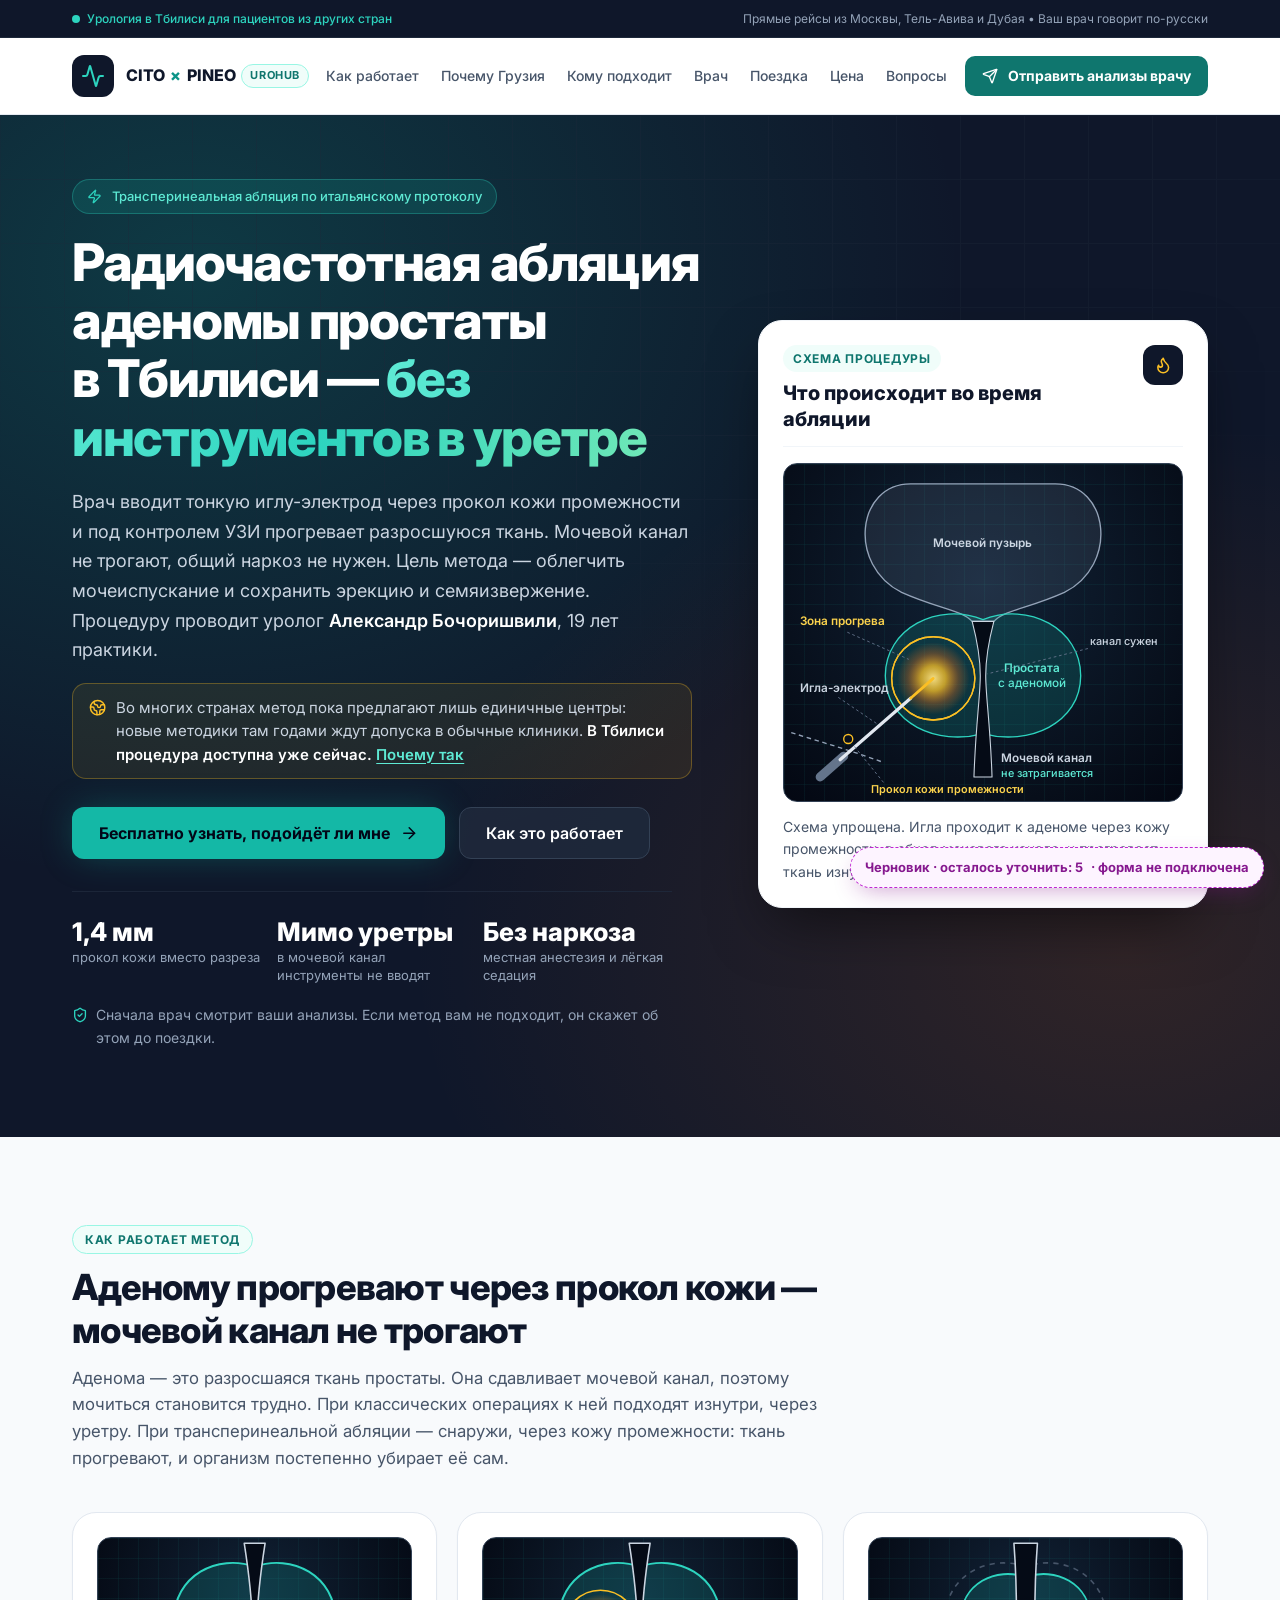
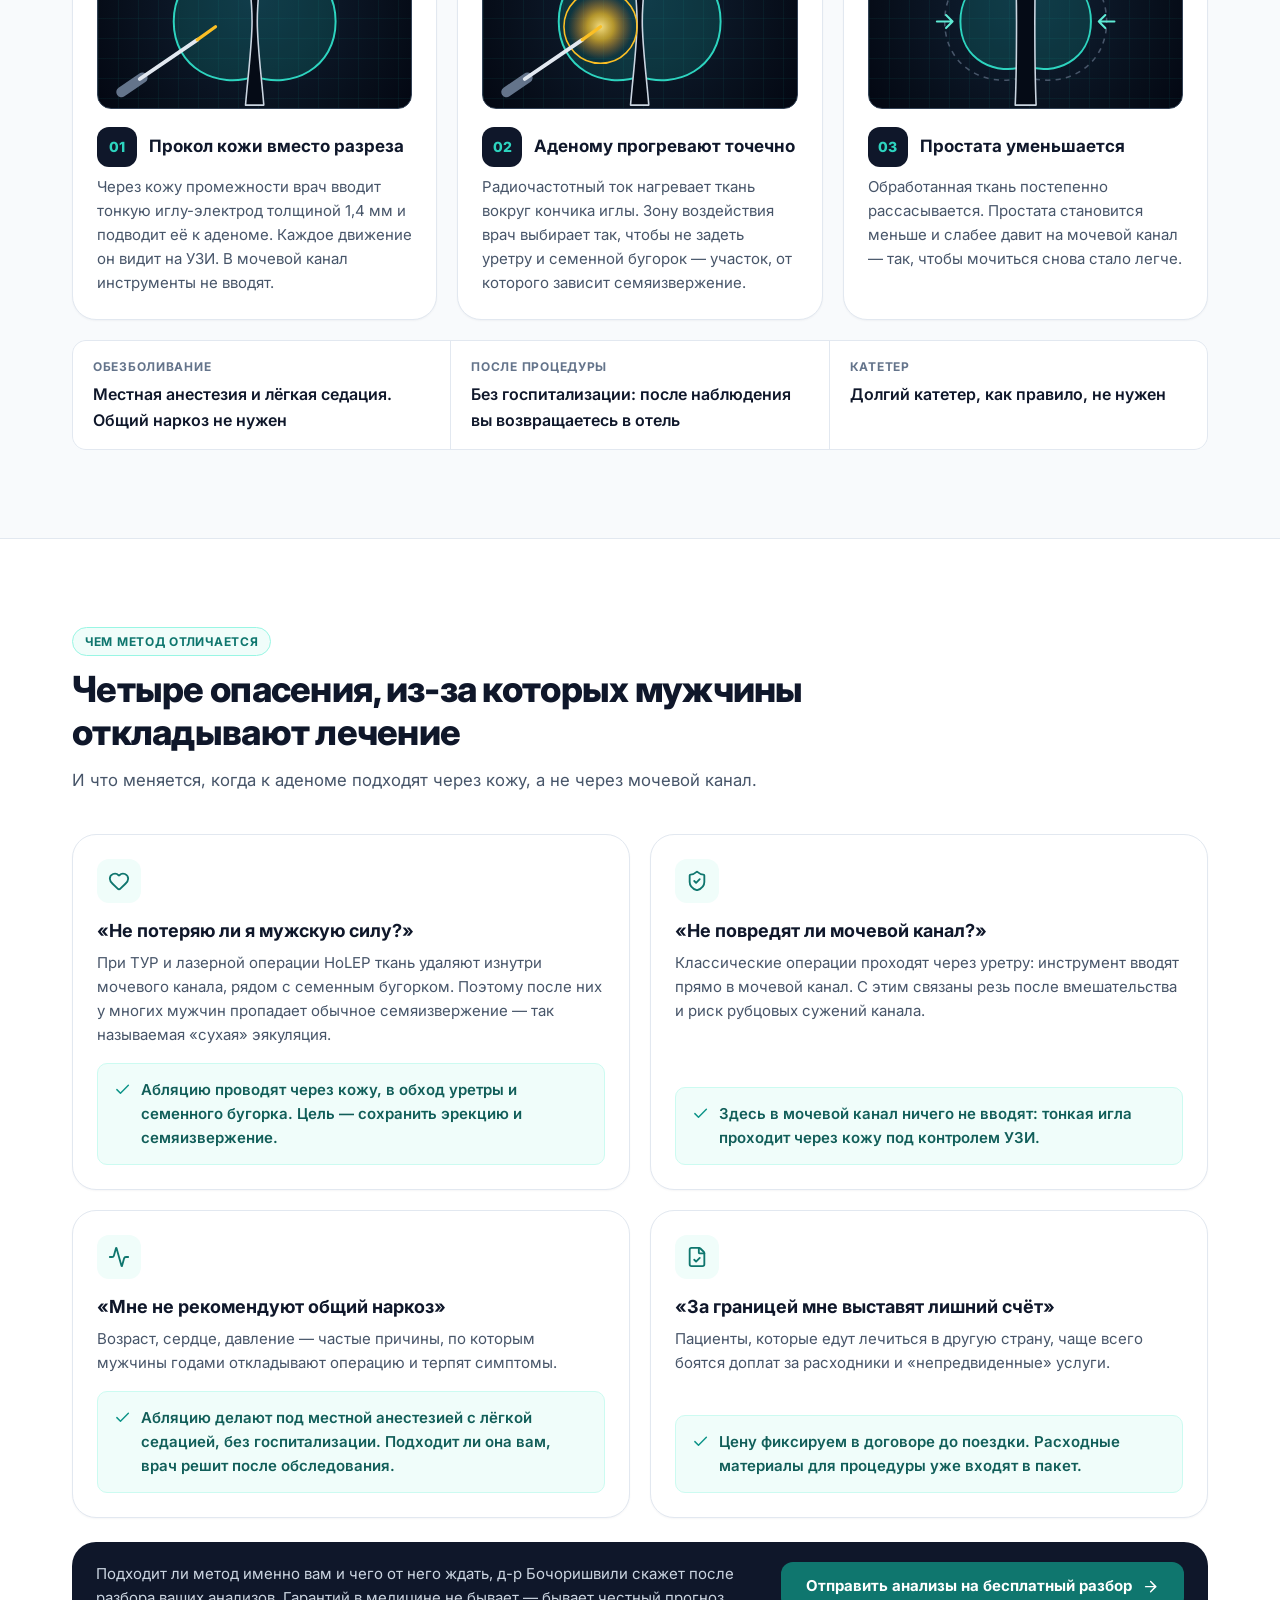
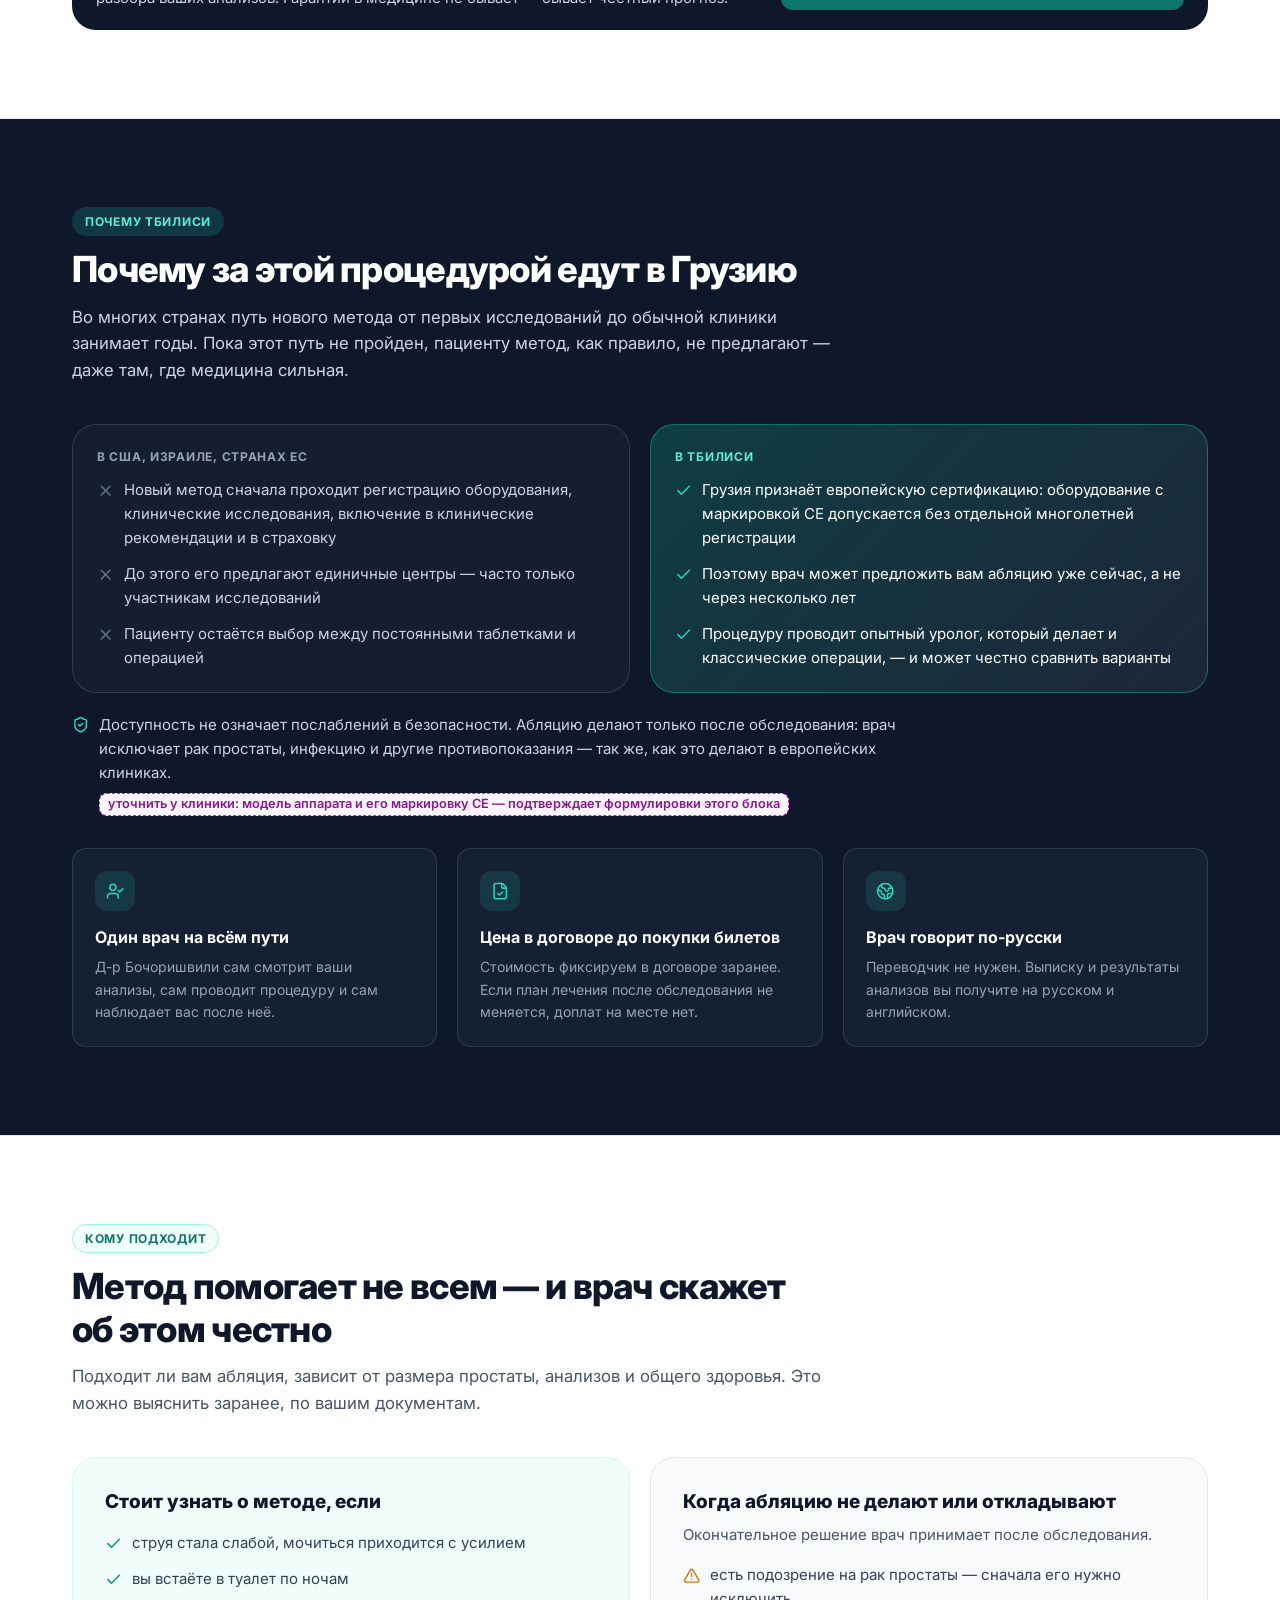
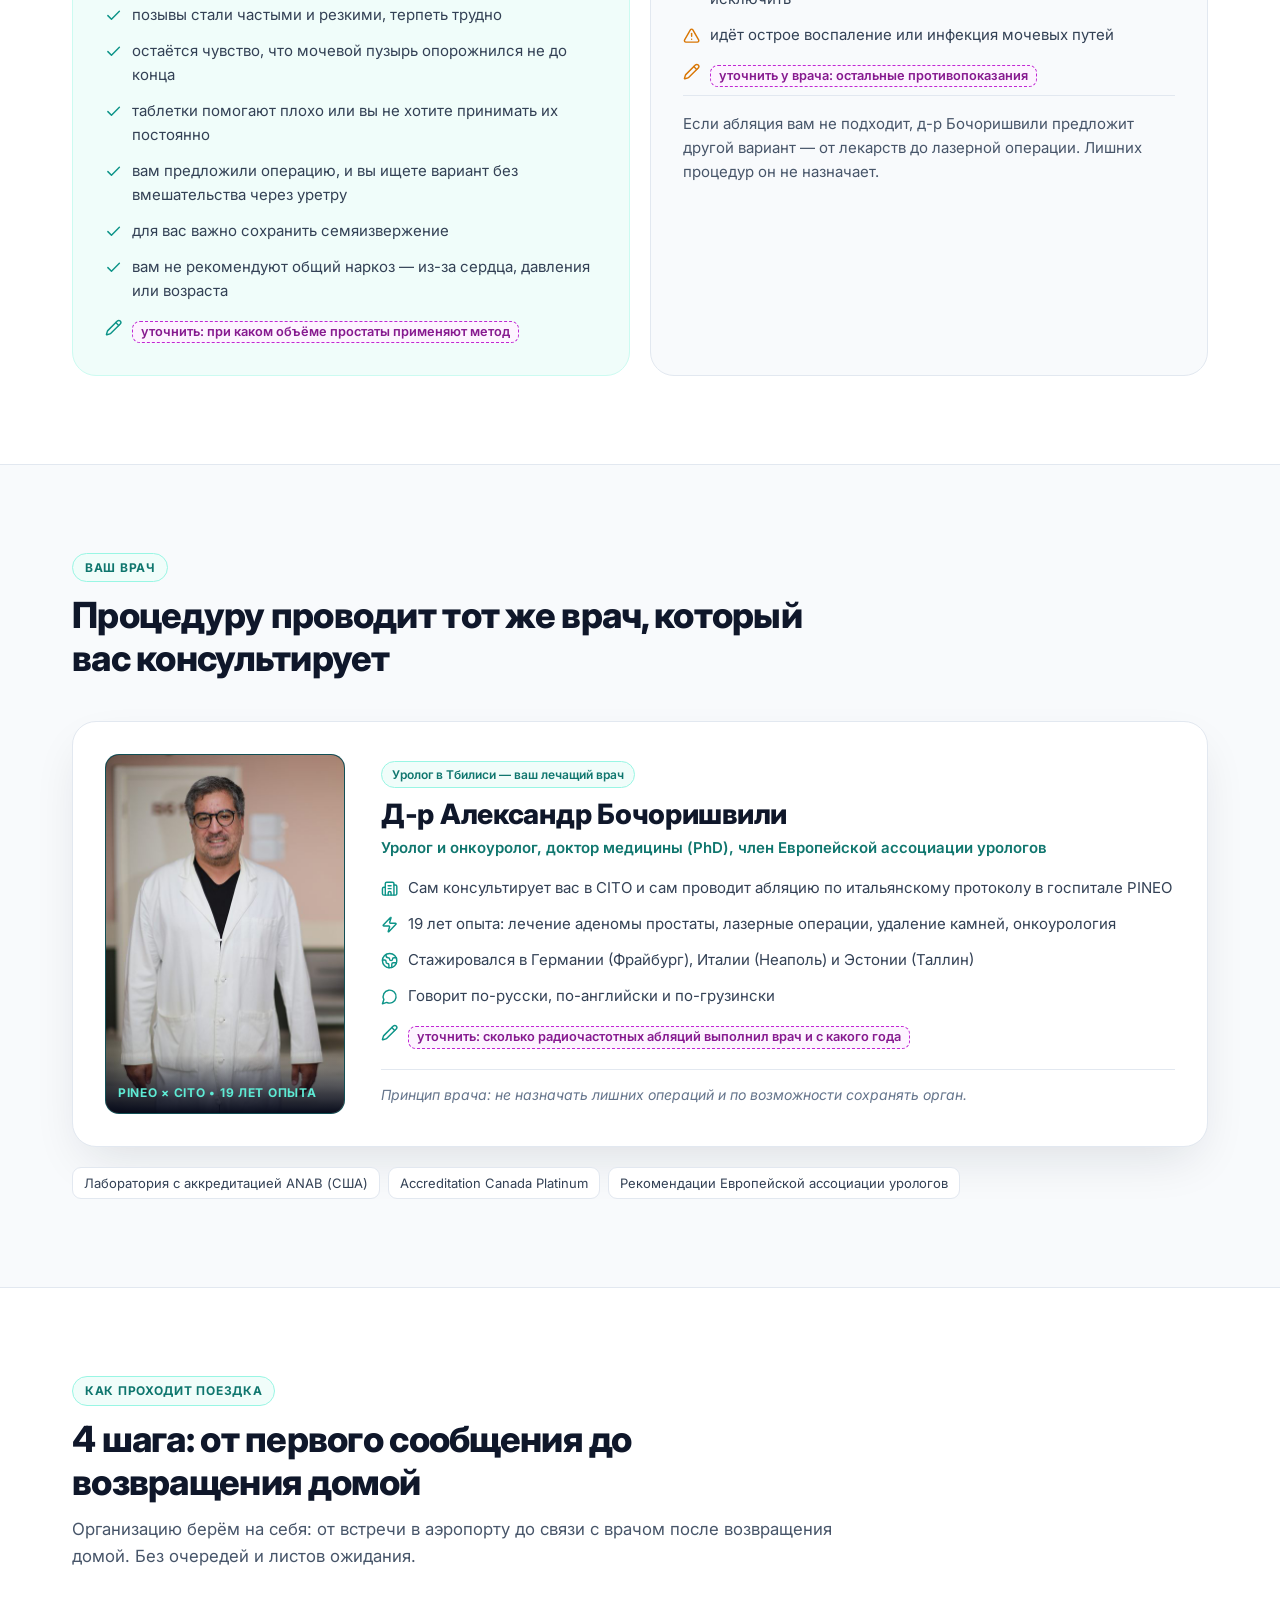
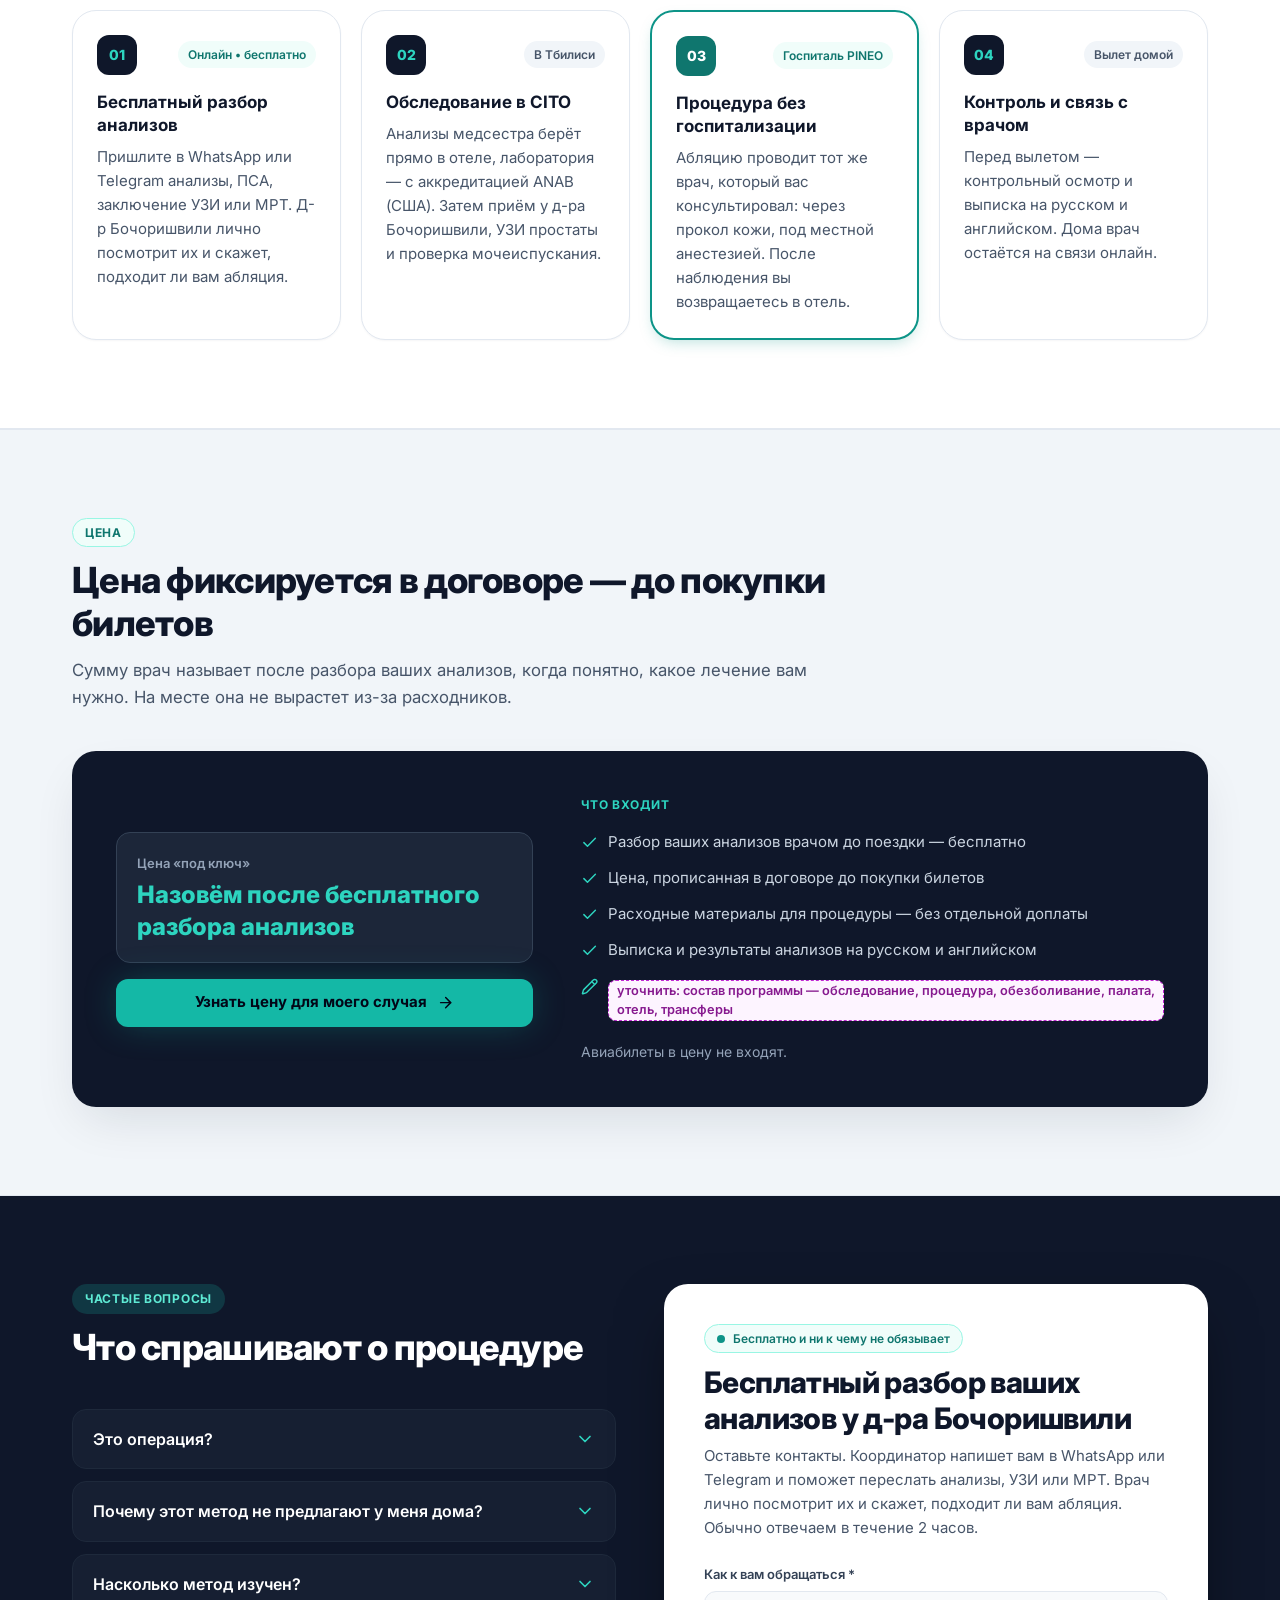
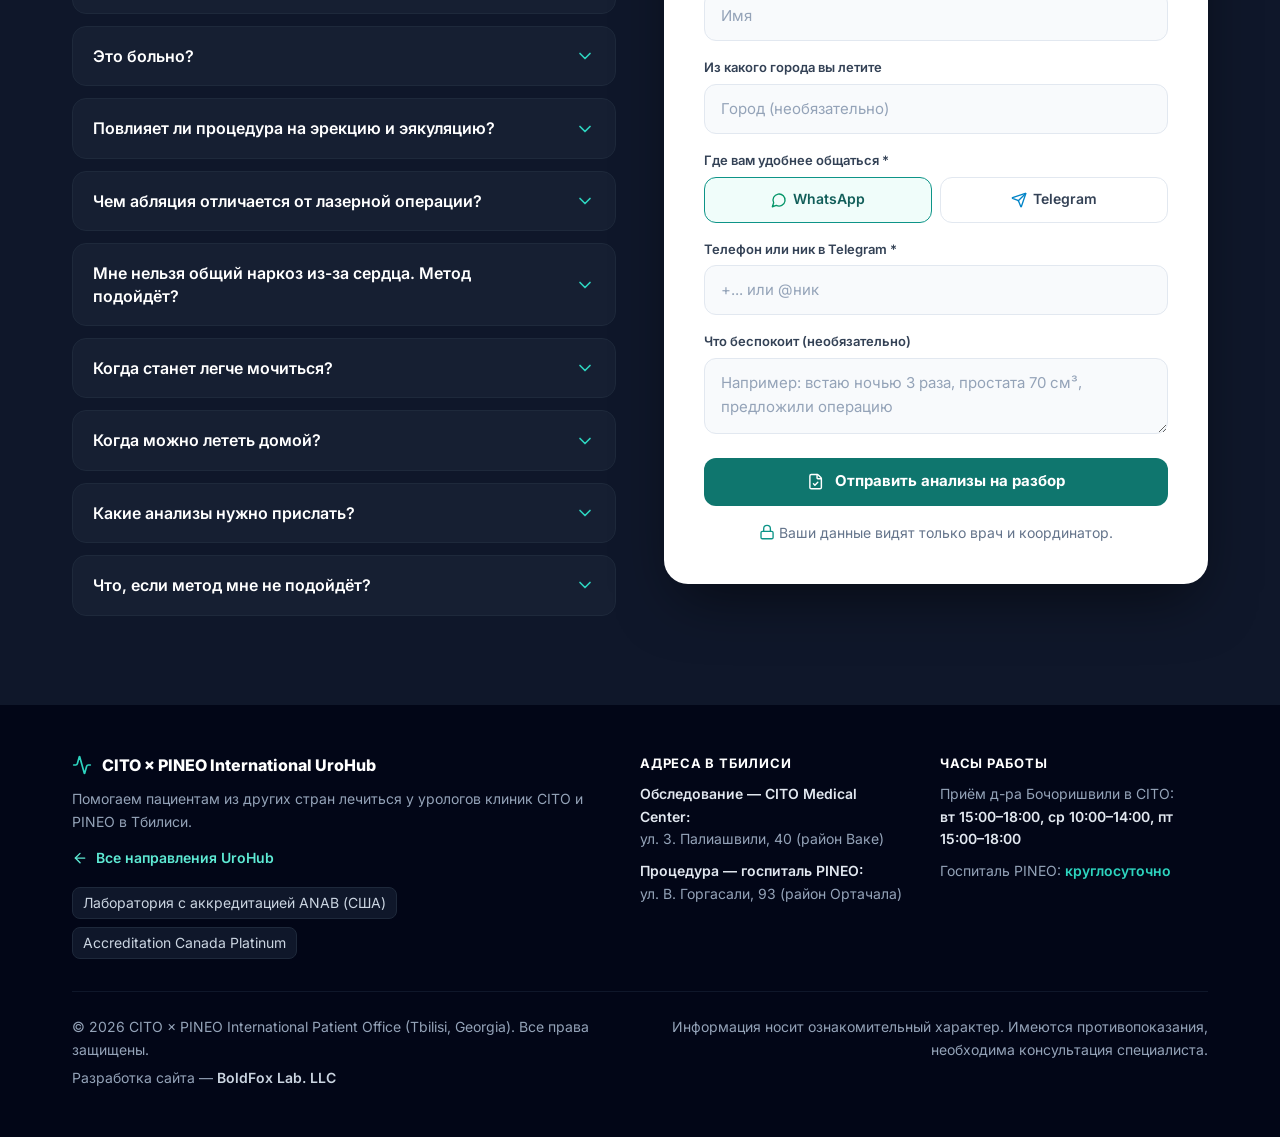
<file: rfa-prostate/index.html>
<!DOCTYPE html>
<html lang="ru">
<head>
    <meta charset="UTF-8">
    <meta name="viewport" content="width=device-width, initial-scale=1.0">
    <title>Радиочастотная абляция аденомы простаты в Тбилиси | UroHub</title>
    <meta name="description" content="Радиочастотная абляция аденомы простаты в Тбилиси через прокол кожи: без инструментов в уретре и без общего наркоза. Пришлите анализы — уролог бесплатно скажет, подходит ли вам метод.">
    <meta name="theme-color" content="#0f172a">
    <!-- ЧЕРНОВИК: пока на странице есть пометки «уточнить», поисковикам её не показываем.
         Когда все пометки заполнены — удалите эту строку и добавьте страницу в sitemap.xml -->
    <meta name="robots" content="noindex, nofollow">
    <link rel="canonical" href="https://urologyhubtbilisi.vercel.app/rfa-prostate/">
    <!-- Иконки (общие с главной страницей) -->
    <link rel="icon" href="../favicon.svg" type="image/svg+xml">
    <link rel="icon" href="../favicon-32.png" type="image/png" sizes="32x32">
    <link rel="apple-touch-icon" href="../apple-touch-icon.png">
    <!-- Превью ссылки в мессенджерах и соцсетях -->
    <meta property="og:type" content="website">
    <meta property="og:site_name" content="CITO × PINEO UroHub Tbilisi">
    <meta property="og:title" content="Радиочастотная абляция аденомы простаты в Тбилиси">
    <meta property="og:description" content="Лечение аденомы через прокол кожи — без инструментов в уретре и без общего наркоза. Пришлите анализы — врач бесплатно скажет, подходит ли вам метод.">
    <meta property="og:url" content="https://urologyhubtbilisi.vercel.app/rfa-prostate/">
    <meta property="og:image" content="https://urologyhubtbilisi.vercel.app/img/og-image.jpg">
    <meta property="og:locale" content="ru_RU">
    <meta name="twitter:card" content="summary_large_image">
    <!-- Структурированные данные для поисковиков -->
    <script type="application/ld+json">
    {
        "@context": "https://schema.org",
        "@type": "MedicalWebPage",
        "name": "Радиочастотная абляция аденомы простаты в Тбилиси",
        "url": "https://urologyhubtbilisi.vercel.app/rfa-prostate/",
        "inLanguage": "ru",
        "about": {
            "@type": "MedicalProcedure",
            "name": "Трансперинеальная радиочастотная абляция аденомы простаты",
            "alternateName": ["TPRFA", "РЧА простаты"],
            "howPerformed": "Через прокол кожи промежности под контролем УЗИ, без введения инструментов в уретру, под местной анестезией с седацией",
            "bodyLocation": "Предстательная железа",
            "procedureType": "https://schema.org/PercutaneousProcedure"
        },
        "publisher": { "@id": "https://urologyhubtbilisi.vercel.app/#org" }
    }
    </script>
    <link rel="preconnect" href="https://fonts.googleapis.com">
    <link rel="preconnect" href="https://fonts.gstatic.com" crossorigin>
    <link href="https://fonts.googleapis.com/css2?family=Inter:wght@400;500;600;700;800&display=swap" rel="stylesheet">

    <!-- Стили встроены в страницу: папка не зависит от styles.css главной страницы -->
    <style>
        :root {
            --ink: #0f172a;
            --ink-2: #1e293b;
            --ink-3: #334155;
            --muted: #475569;
            --muted-2: #64748b;
            --line: #e2e8f0;
            --bg: #f8fafc;
            --night-line: #1e293b;
            --on-night: #cbd5e1;
            --on-night-muted: #94a3b8;
            --teal-50: #f0fdfa;
            --teal-100: #ccfbf1;
            --teal-200: #99f6e4;
            --teal-300: #5eead4;
            --teal-400: #2dd4bf;
            --teal-500: #14b8a6;
            --teal-600: #0d9488;
            --teal-700: #0f766e;
            --teal-800: #115e59;
            --heat: #fbbf24;
            --heat-2: #f97316;
            --r-lg: 24px;
            --r-md: 14px;
            --r-sm: 10px;
            --shadow: 0 20px 50px -12px rgba(15, 23, 42, 0.12);
            --glow: 0 0 35px -5px rgba(13, 148, 136, 0.45);
        }
        *, *::before, *::after { box-sizing: border-box; }
        html { scroll-behavior: smooth; -webkit-text-size-adjust: 100%; }
        body {
            margin: 0;
            font-family: 'Inter', system-ui, -apple-system, 'Segoe UI', sans-serif;
            font-size: 16px;
            line-height: 1.6;
            color: var(--ink);
            background: var(--bg);
            -webkit-font-smoothing: antialiased;
            overflow-x: hidden;
        }
        h1, h2, h3, p, ul, ol, dl, dd, figure { margin: 0; }
        ul, ol { padding: 0; list-style: none; }
        a { color: inherit; text-decoration: none; }
        img, svg { display: block; max-width: 100%; }
        button, input, textarea { font: inherit; color: inherit; }
        ::selection { background: var(--teal-600); color: #fff; }
        a:focus-visible, button:focus-visible, summary:focus-visible, input:focus-visible, textarea:focus-visible {
            outline: 2px solid var(--teal-600); outline-offset: 2px;
        }
        .wrap { max-width: 1200px; margin-inline: auto; padding-inline: 16px; }
        @media (min-width: 640px) { .wrap { padding-inline: 24px; } }
        @media (min-width: 1024px) { .wrap { padding-inline: 32px; } }
        .sr-only { position: absolute; width: 1px; height: 1px; padding: 0; margin: -1px; overflow: hidden; clip: rect(0, 0, 0, 0); white-space: nowrap; border: 0; }
        .skip { position: fixed; top: 12px; left: 12px; z-index: 100; padding: 10px 16px; border-radius: 12px; background: var(--teal-700); color: #fff; font-weight: 700; font-size: 14px; transform: translateY(-200%); }
        .skip:focus { transform: none; }
        .ico { width: 1.15em; height: 1.15em; flex: none; fill: none; stroke: currentColor; stroke-width: 2; stroke-linecap: round; stroke-linejoin: round; }

        /* Пометка «уточнить»: место, где нужен факт от клиники. Ищется по классу .todo */
        .todo {
            display: inline-block;
            padding: 1px 8px;
            border: 1.5px dashed #c026d3;
            border-radius: 8px;
            background: #fdf4ff;
            color: #86198f;
            font-size: 0.85em;
            font-weight: 600;
            line-height: 1.45;
            letter-spacing: 0;
            text-transform: none;
        }
        .todo.is-flash { animation: todo-flash 1.2s ease-out; }
        @keyframes todo-flash { 0%, 60% { box-shadow: 0 0 0 6px rgba(192, 38, 211, 0.35); } 100% { box-shadow: 0 0 0 0 rgba(192, 38, 211, 0); } }

        /* Кнопки */
        .btn {
            display: inline-flex; align-items: center; justify-content: center; gap: 10px;
            min-height: 48px; padding: 12px 24px; border: 1px solid transparent; border-radius: 12px;
            font-weight: 700; font-size: 15px; line-height: 1.25; text-align: center; cursor: pointer;
            transition: background-color 0.2s, color 0.2s, box-shadow 0.2s, transform 0.2s, border-color 0.2s;
        }
        .btn--primary { background: var(--teal-500); color: #020617; box-shadow: var(--glow); }
        .btn--primary:hover { background: var(--teal-400); transform: translateY(-2px); }
        .btn--solid { background: var(--teal-700); color: #fff; }
        .btn--solid:hover { background: var(--teal-600); box-shadow: var(--glow); }
        .btn--ghost { background: rgba(30, 41, 59, 0.9); color: #fff; border-color: var(--ink-3); font-weight: 600; }
        .btn--ghost:hover { background: var(--ink-3); }
        .btn--light { background: #fff; color: var(--ink); }
        .btn--light:hover { background: var(--teal-50); }
        .btn--sm { min-height: 40px; padding: 8px 16px; font-size: 14px; border-radius: 10px; }
        .btn--block { width: 100%; }
        .btn[disabled] { background: #94a3b8; cursor: wait; box-shadow: none; transform: none; }

        /* Верхняя полоса и шапка */
        .topbar { background: var(--ink); color: var(--on-night); font-size: 12px; border-bottom: 1px solid var(--night-line); padding: 9px 0; }
        .topbar .wrap { display: flex; flex-wrap: wrap; align-items: center; justify-content: space-between; gap: 6px 16px; }
        .topbar__live { display: inline-flex; align-items: center; gap: 7px; color: var(--teal-400); font-weight: 500; }
        .dot { width: 8px; height: 8px; border-radius: 50%; background: var(--teal-400); animation: pulse-subtle 2.5s ease-in-out infinite; }
        @keyframes pulse-subtle { 0%, 100% { opacity: 1; } 50% { opacity: 0.55; } }
        .topbar__note { color: var(--on-night-muted); display: none; }
        @media (min-width: 640px) { .topbar__note { display: inline; } }

        .header { position: sticky; top: 0; z-index: 50; background: rgba(255, 255, 255, 0.9); backdrop-filter: blur(16px); -webkit-backdrop-filter: blur(16px); border-bottom: 1px solid rgba(226, 232, 240, 0.9); }
        .header .wrap { display: flex; align-items: center; justify-content: space-between; gap: 16px; height: 64px; }
        @media (min-width: 640px) { .header .wrap { height: 76px; } }
        .logo { display: flex; align-items: center; gap: 12px; min-width: 0; }
        .logo__mark { display: none; width: 42px; height: 42px; border-radius: 12px; background: var(--ink); color: var(--teal-400); align-items: center; justify-content: center; flex: none; transition: background-color 0.2s, color 0.2s; }
        .logo:hover .logo__mark { background: var(--teal-600); color: #fff; }
        .logo__mark .ico { width: 24px; height: 24px; }
        @media (min-width: 400px) { .logo__mark { display: flex; } }
        .logo__name { display: flex; align-items: center; gap: 6px; font-weight: 800; font-size: 16px; letter-spacing: -0.01em; white-space: nowrap; }
        .logo__name b { color: var(--teal-600); font-weight: 800; }
        .logo__tag { font-size: 11px; font-weight: 700; text-transform: uppercase; letter-spacing: 0.05em; padding: 2px 8px; border-radius: 999px; background: var(--teal-50); color: var(--teal-700); border: 1px solid var(--teal-200); }
        .logo__sub { display: none; font-size: 13px; color: var(--muted-2); font-weight: 500; line-height: 1.3; white-space: nowrap; }
        @media (min-width: 480px) { .logo__sub { display: block; } }
        .nav { display: none; align-items: center; gap: 22px; font-size: 14px; font-weight: 500; color: var(--muted); white-space: nowrap; }
        .nav a:hover { color: var(--teal-600); }
        /* Когда видно меню, подзаголовок логотипа прячем: иначе он наезжает на пункты меню */
        @media (min-width: 1240px) { .nav { display: flex; gap: 18px; } .logo__sub { display: none; } }
        @media (min-width: 1280px) { .nav { gap: 22px; } }
        .header__cta { white-space: nowrap; flex: none; }
        @media (max-width: 419px) { .logo__tag { display: none; } .header__cta { padding-inline: 12px; } }
        .header__cta span.long { display: none; }
        @media (min-width: 560px) { .header__cta span.long { display: inline; } .header__cta span.short { display: none; } }

        /* Общая разметка секций */
        section, #lead-form { scroll-margin-top: 84px; }
        .section { padding: 56px 0; }
        @media (min-width: 1024px) { .section { padding: 88px 0; } }
        .section--white { background: #fff; border-block: 1px solid var(--line); }
        .section--tint { background: #f1f5f9; border-block: 1px solid var(--line); }
        .section--night { background: var(--ink); color: #fff; }
        .head { max-width: 760px; margin-bottom: 40px; }
        .eyebrow { display: inline-flex; align-items: center; gap: 8px; padding: 4px 12px; border-radius: 999px; background: var(--teal-50); color: var(--teal-700); border: 1px solid var(--teal-200); font-size: 12px; font-weight: 700; text-transform: uppercase; letter-spacing: 0.06em; margin-bottom: 12px; }
        .section--night .eyebrow { background: rgba(20, 184, 166, 0.2); color: var(--teal-300); border-color: transparent; }
        h2 { font-size: clamp(1.5rem, 1.1rem + 1.9vw, 2.25rem); font-weight: 800; letter-spacing: -0.02em; line-height: 1.2; }
        .head p { margin-top: 12px; color: var(--muted); font-size: clamp(0.95rem, 0.9rem + 0.2vw, 1.05rem); }
        .section--night .head p { color: var(--on-night); }

        /* Первый экран */
        .hero { position: relative; overflow: hidden; color: #fff; padding: 44px 0 64px; background-color: var(--ink);
            background-image: radial-gradient(at 15% 15%, rgba(13, 148, 136, 0.28) 0, transparent 50%), radial-gradient(at 88% 82%, rgba(249, 115, 22, 0.14) 0, transparent 45%); }
        .hero::before { content: ''; position: absolute; inset: 0; opacity: 0.35; pointer-events: none;
            background-image: linear-gradient(to right, #1e293b 1px, transparent 1px), linear-gradient(to bottom, #1e293b 1px, transparent 1px); background-size: 4rem 4rem;
            -webkit-mask-image: radial-gradient(ellipse 60% 50% at 50% 0%, #000 70%, transparent 110%); mask-image: radial-gradient(ellipse 60% 50% at 50% 0%, #000 70%, transparent 110%); }
        .hero .wrap { position: relative; }
        .hero__grid { display: grid; gap: 40px; align-items: center; }
        @media (min-width: 1024px) { .hero { padding: 64px 0 88px; } .hero__grid { grid-template-columns: 7fr 5fr; gap: 56px; } }
        .hero__badge { display: inline-flex; align-items: center; gap: 10px; padding: 6px 14px; border-radius: 999px; background: rgba(20, 184, 166, 0.15); border: 1px solid rgba(45, 212, 191, 0.3); color: var(--teal-300); font-size: 13px; font-weight: 500; }
        .hero__badge .ico { color: var(--teal-400); }
        h1 { margin-top: 20px; font-size: clamp(1.9rem, 1.2rem + 3.2vw, 3.25rem); font-weight: 800; letter-spacing: -0.025em; line-height: 1.12; }
        .grad { color: transparent; background: linear-gradient(90deg, var(--teal-300), var(--teal-400), #6ee7b7); -webkit-background-clip: text; background-clip: text; }
        .hero__lead { margin-top: 20px; max-width: 620px; color: var(--on-night); font-size: clamp(1rem, 0.95rem + 0.3vw, 1.125rem); line-height: 1.65; }
        .hero__lead strong { color: #fff; font-weight: 600; }
        .hero__unique { display: flex; align-items: flex-start; gap: 10px; max-width: 620px; margin-top: 18px; padding: 12px 16px; border-radius: var(--r-md); background: rgba(251, 191, 36, 0.08); border: 1px solid rgba(251, 191, 36, 0.3); color: var(--on-night); font-size: 15px; line-height: 1.55; }
        .hero__unique .ico { color: var(--heat); margin-top: 3px; }
        .hero__unique b { color: #fff; font-weight: 600; }
        .hero__unique a { color: var(--teal-300); font-weight: 600; text-decoration: underline; text-underline-offset: 3px; white-space: nowrap; }
        .hero__unique a:hover { color: #fff; }
        .hero__actions { display: flex; flex-direction: column; gap: 14px; margin-top: 28px; }
        @media (min-width: 640px) { .hero__actions { flex-direction: row; flex-wrap: wrap; align-items: center; } .hero__actions .btn { white-space: nowrap; } }
        .hero__actions .btn { padding: 15px 26px; font-size: 16px; }
        .facts { display: grid; grid-template-columns: repeat(3, 1fr); gap: 16px; max-width: 600px; margin-top: 32px; padding-top: 20px; border-top: 1px solid rgba(30, 41, 59, 0.9); }
        /* В разметке dt идёт перед dd (так требует HTML), а на экране значение показываем сверху */
        .facts > div { display: flex; flex-direction: column-reverse; justify-content: flex-end; }
        .facts dt { font-size: 13px; color: var(--on-night-muted); line-height: 1.4; }
        .facts dd { margin-top: 4px; font-size: clamp(1.1rem, 0.9rem + 1vw, 1.6rem); font-weight: 800; line-height: 1.25; }
        .facts dd .todo { font-size: 12px; }
        .hero__note { display: flex; align-items: flex-start; gap: 8px; margin-top: 20px; max-width: 600px; font-size: 14px; color: var(--on-night-muted); }
        .hero__note .ico { color: var(--teal-400); margin-top: 3px; }

        /* Схемы: тёмный «экран», как в 3D-блоках главной страницы */
        .viewport { position: relative; overflow: hidden; background: radial-gradient(circle at 50% 35%, #112236 0%, #070e1a 75%, #030712 100%); }
        .viewport::before { content: ''; position: absolute; inset: 0; pointer-events: none;
            background-image: linear-gradient(to right, rgba(20, 184, 166, 0.07) 1px, transparent 1px), linear-gradient(to bottom, rgba(20, 184, 166, 0.07) 1px, transparent 1px); background-size: 20px 20px; }
        .viewport svg { position: relative; width: 100%; height: auto; }
        .diagram { background: #fff; color: var(--ink); border-radius: var(--r-lg); padding: 20px; box-shadow: 0 25px 60px -15px rgba(0, 0, 0, 0.55); border: 1px solid #f1f5f9; }
        @media (min-width: 640px) { .diagram { padding: 24px; } }
        .diagram__top { display: flex; align-items: flex-start; justify-content: space-between; gap: 12px; padding-bottom: 14px; margin-bottom: 16px; border-bottom: 1px solid #f1f5f9; }
        .diagram__tag { display: inline-block; font-size: 12px; font-weight: 700; text-transform: uppercase; letter-spacing: 0.06em; color: var(--teal-700); background: var(--teal-50); padding: 4px 10px; border-radius: 999px; }
        .diagram__title { margin-top: 8px; font-size: clamp(1.05rem, 1rem + 0.4vw, 1.25rem); font-weight: 800; line-height: 1.3; }
        .diagram__icon { width: 40px; height: 40px; border-radius: 12px; background: var(--ink); color: var(--heat); display: flex; align-items: center; justify-content: center; flex: none; }
        .diagram .viewport { border-radius: var(--r-md); border: 1px solid var(--ink-3); }
        .diagram figcaption { margin-top: 14px; font-size: 14px; color: var(--muted); }
        .lbl { font-family: 'Inter', system-ui, sans-serif; font-size: 13px; font-weight: 600; fill: #cbd5e1; }
        .lbl--teal { fill: #5eead4; }
        .lbl--heat { fill: #fcd34d; }
        .lead-line { stroke: #64748b; stroke-width: 1; stroke-dasharray: 3 3; fill: none; }
        .pulse { transform-box: fill-box; transform-origin: center; animation: heat-pulse 2.4s ease-out infinite; }
        .pulse--late { animation-delay: 1.2s; }
        @keyframes heat-pulse { 0% { transform: scale(0.45); opacity: 0.75; } 100% { transform: scale(1.25); opacity: 0; } }
        .glow { animation: heat-glow 2.4s ease-in-out infinite; }
        @keyframes heat-glow { 0%, 100% { opacity: 0.8; } 50% { opacity: 1; } }

        /* Карточки */
        .cards { display: grid; gap: 20px; }
        @media (min-width: 768px) { .cards--3 { grid-template-columns: repeat(3, 1fr); } .cards--2 { grid-template-columns: repeat(2, 1fr); } }
        @media (min-width: 640px) { .cards--4 { grid-template-columns: repeat(2, 1fr); } }
        @media (min-width: 1180px) { .cards--4 { grid-template-columns: repeat(4, 1fr); } }
        .card { background: #fff; border: 1px solid var(--line); border-radius: var(--r-lg); padding: 24px; box-shadow: 0 1px 2px rgba(15, 23, 42, 0.04); display: flex; flex-direction: column; }
        .card h3 { font-size: 17px; font-weight: 700; line-height: 1.35; }
        .card p { margin-top: 8px; font-size: 15px; color: var(--muted); }
        .card p .todo, .list .todo { margin-top: 6px; }
        .num { width: 40px; height: 40px; border-radius: 12px; background: var(--ink); color: var(--teal-400); font-weight: 800; font-size: 14px; display: flex; align-items: center; justify-content: center; flex: none; }
        .card__row { display: flex; align-items: center; justify-content: space-between; gap: 10px; margin-bottom: 16px; }
        .chip { font-size: 12px; font-weight: 600; padding: 4px 10px; border-radius: 999px; background: #f1f5f9; color: var(--muted); white-space: nowrap; }
        .chip--teal { background: var(--teal-50); color: var(--teal-700); }
        .card--accent { border: 2px solid var(--teal-600); box-shadow: 0 6px 16px -6px rgba(13, 148, 136, 0.35); }
        .card--accent .num { background: var(--teal-700); color: #fff; }
        .step .viewport { border-radius: var(--r-md); border: 1px solid var(--ink-3); margin-bottom: 18px; }
        .step__head { display: flex; align-items: center; gap: 12px; }

        .strip { display: grid; gap: 1px; margin-top: 20px; background: var(--line); border: 1px solid var(--line); border-radius: var(--r-md); overflow: hidden; }
        @media (min-width: 768px) { .strip { grid-template-columns: repeat(3, 1fr); } }
        .strip > div { background: #fff; padding: 16px 20px; }

        /* Блок «Чем метод отличается»: опасение → как устроен метод */
        .fear h3 { font-size: 18px; }
        .fear__icon { width: 44px; height: 44px; border-radius: 12px; background: var(--teal-50); color: var(--teal-700); display: flex; align-items: center; justify-content: center; margin-bottom: 16px; }
        .fear__icon .ico { width: 22px; height: 22px; }
        .card p.fear__take { display: flex; align-items: flex-start; gap: 10px; margin-top: auto; padding: 14px 16px; border-radius: var(--r-sm); background: var(--teal-50); border: 1px solid var(--teal-100); color: var(--teal-800); font-weight: 600; font-size: 15px; }
        .card p.fear__take .ico { color: var(--teal-600); margin-top: 3px; }
        .fear > p:not(.fear__take) { margin-bottom: 16px; }
        .fear__cta { display: flex; flex-direction: column; gap: 16px; margin-top: 24px; padding: 20px 24px; border-radius: var(--r-lg); background: var(--ink); color: var(--on-night); font-size: 15px; }
        @media (min-width: 900px) { .fear__cta { flex-direction: row; align-items: center; justify-content: space-between; gap: 32px; } .fear__cta .btn { flex: none; } }
        .strip dt { font-size: 12px; font-weight: 700; text-transform: uppercase; letter-spacing: 0.06em; color: var(--muted-2); }
        .strip dd { margin-top: 6px; font-weight: 600; }

        /* Списки с иконками */
        .list { display: grid; gap: 12px; margin-top: 16px; font-size: 15px; color: var(--ink-3); }
        .list li { display: flex; align-items: flex-start; gap: 10px; }
        .list .ico { margin-top: 4px; color: var(--teal-600); }
        .list--warn .ico { color: #d97706; }
        .panel { border-radius: var(--r-lg); padding: 24px; border: 1px solid var(--line); background: var(--bg); }
        @media (min-width: 640px) { .panel { padding: 32px; } }
        .panel h3 { font-size: 19px; font-weight: 800; line-height: 1.3; }
        .panel > p { margin-top: 8px; font-size: 15px; color: var(--muted); }
        .panel--teal { background: var(--teal-50); border-color: var(--teal-100); }
        .panel__foot { margin-top: 20px; padding-top: 16px; border-top: 1px solid var(--line); font-size: 15px; color: var(--ink-3); }

        /* Почему в Тбилиси */
        .compare { display: grid; gap: 16px; margin-bottom: 20px; }
        @media (min-width: 768px) { .compare { grid-template-columns: 1fr 1fr; gap: 20px; } }
        .compare__col { border-radius: var(--r-lg); padding: 22px 24px; background: rgba(30, 41, 59, 0.4); border: 1px solid rgba(51, 65, 85, 0.85); }
        .compare__col--hi { background: linear-gradient(135deg, rgba(17, 94, 89, 0.55), rgba(30, 41, 59, 0.9)); border-color: rgba(20, 184, 166, 0.45); }
        .compare__tag { font-size: 12px; font-weight: 700; text-transform: uppercase; letter-spacing: 0.06em; color: var(--on-night-muted); }
        .compare__col--hi .compare__tag { color: var(--teal-300); }
        .compare .list { color: var(--on-night); margin-top: 12px; }
        .compare__col--hi .list { color: #fff; }
        .compare .list .ico { color: var(--teal-400); }
        .compare .list--muted .ico { color: #64748b; }
        .why__note { display: flex; align-items: flex-start; gap: 10px; margin-bottom: 32px; font-size: 15px; color: var(--on-night); max-width: 860px; }
        .why__note .ico { color: var(--teal-400); margin-top: 3px; }
        .why__note .todo { margin-top: 8px; }
        .ncard { background: rgba(30, 41, 59, 0.55); border: 1px solid rgba(51, 65, 85, 0.85); border-radius: var(--r-md); padding: 22px; }
        .ncard__icon { width: 40px; height: 40px; border-radius: 12px; background: rgba(20, 184, 166, 0.15); color: var(--teal-400); display: flex; align-items: center; justify-content: center; margin-bottom: 14px; }
        .ncard h3 { font-size: 16px; font-weight: 700; }
        .ncard p { margin-top: 6px; font-size: 14px; color: var(--on-night-muted); }

        /* Врач */
        .doctor { display: grid; gap: 24px; background: #fff; border: 1px solid var(--line); border-radius: var(--r-lg); padding: 24px; box-shadow: var(--shadow); }
        @media (min-width: 768px) { .doctor { grid-template-columns: 240px 1fr; gap: 36px; padding: 32px; align-items: center; } }
        .doctor__photo { position: relative; width: 200px; max-width: 100%; aspect-ratio: 2 / 3; margin-inline: auto; border-radius: var(--r-md); overflow: hidden; background: var(--ink); border: 1px solid rgba(20, 184, 166, 0.35); }
        @media (min-width: 768px) { .doctor__photo { width: 240px; } }
        .doctor__photo img { width: 100%; height: 100%; object-fit: cover; object-position: top; }
        .doctor__photo span { position: absolute; inset: auto 0 0 0; padding: 28px 12px 10px; background: linear-gradient(to top, rgba(2, 6, 23, 0.95), transparent); color: var(--teal-300); font-size: 12px; font-weight: 700; text-transform: uppercase; letter-spacing: 0.06em; }
        .doctor__role { display: inline-block; padding: 3px 10px; border-radius: 999px; background: var(--teal-50); border: 1px solid var(--teal-200); color: var(--teal-700); font-size: 12px; font-weight: 600; }
        .doctor h3 { margin-top: 10px; font-size: clamp(1.3rem, 1.1rem + 0.9vw, 1.75rem); font-weight: 800; letter-spacing: -0.01em; line-height: 1.2; }
        .doctor__title { margin-top: 4px; color: var(--teal-700); font-weight: 600; font-size: 15px; }
        .doctor__quote { margin-top: 20px; padding-top: 14px; border-top: 1px solid var(--line); font-size: 14px; font-style: italic; color: var(--muted-2); }
        .badges { display: flex; flex-wrap: wrap; gap: 8px; margin-top: 20px; }
        .badges span { padding: 5px 11px; border-radius: 9px; background: #fff; border: 1px solid var(--line); font-size: 13px; color: var(--ink-3); }

        /* Цена */
        .price { display: grid; gap: 28px; background: var(--ink); color: #fff; border-radius: var(--r-lg); padding: 28px 24px; box-shadow: var(--shadow); }
        @media (min-width: 900px) { .price { grid-template-columns: 5fr 7fr; gap: 48px; padding: 44px; align-items: center; } }
        .price__label { font-size: 13px; font-weight: 600; color: var(--on-night-muted); }
        .price__value { margin-top: 6px; font-size: clamp(1.75rem, 1.4rem + 1.6vw, 2.5rem); font-weight: 800; color: var(--teal-400); line-height: 1.2; }
        .price__value .todo { font-size: 14px; }
        .price__value--text { font-size: clamp(1.2rem, 1.05rem + 0.7vw, 1.5rem); line-height: 1.3; }
        .price__box { padding: 20px; border-radius: var(--r-md); background: rgba(30, 41, 59, 0.9); border: 1px solid var(--ink-3); }
        .price__box + .btn { margin-top: 16px; }
        .price h3 { font-size: 12px; font-weight: 700; text-transform: uppercase; letter-spacing: 0.08em; color: var(--teal-400); }
        .price .list { color: var(--on-night); }
        .price .list .ico { color: var(--teal-400); }
        .price__note { margin-top: 20px; font-size: 14px; color: var(--on-night-muted); }

        /* Вопросы и форма */
        .split { display: grid; gap: 40px; }
        @media (min-width: 1024px) { .split { grid-template-columns: 1fr 1fr; gap: 48px; align-items: start; } }
        .faq { display: grid; gap: 12px; }
        .faq details { border: 1px solid var(--night-line); border-radius: var(--r-md); background: rgba(30, 41, 59, 0.5); overflow: hidden; }
        .faq summary { display: flex; align-items: center; justify-content: space-between; gap: 16px; padding: 18px 20px; font-weight: 600; font-size: 16px; line-height: 1.4; cursor: pointer; list-style: none; transition: color 0.2s; }
        .faq summary::-webkit-details-marker { display: none; }
        .faq summary:hover { color: var(--teal-300); }
        .faq summary .ico { color: var(--teal-400); width: 20px; height: 20px; transition: transform 0.2s; }
        .faq details[open] summary .ico { transform: rotate(180deg); }
        .faq details > div { padding: 0 20px 20px; font-size: 15px; color: var(--on-night); }
        .faq details > div p + p { margin-top: 10px; }

        .form-card { background: #fff; color: var(--ink); border-radius: var(--r-lg); padding: 24px; box-shadow: 0 25px 60px -15px rgba(0, 0, 0, 0.55); container-type: inline-size; }
        @media (min-width: 640px) { .form-card { padding: 40px; } }
        @media (min-width: 1024px) { .form-card { position: sticky; top: 100px; } }
        .form-card__tag { display: inline-flex; align-items: center; gap: 8px; padding: 4px 12px; border-radius: 999px; background: var(--teal-50); color: var(--teal-700); border: 1px solid var(--teal-200); font-size: 12px; font-weight: 600; }
        .form-card__tag .dot { background: var(--teal-600); }
        .form-card h2 { margin-top: 12px; font-size: clamp(1.4rem, 1.2rem + 1vw, 1.85rem); }
        .form-card > p { margin-top: 8px; font-size: 15px; color: var(--muted); }
        form { display: grid; gap: 16px; margin-top: 24px; }
        /* Два поля в ряд — только когда сама карточка формы достаточно широкая */
        .row { display: grid; gap: 16px; align-items: end; }
        @container (min-width: 500px) { .row { grid-template-columns: 1fr 1fr; } }
        .field label, .field legend { display: block; margin-bottom: 6px; padding: 0; font-size: 13px; font-weight: 600; color: var(--ink-3); }
        fieldset.field { border: 0; padding: 0; margin: 0; min-width: 0; }
        .field input[type="text"], .field input[type="tel"], .field textarea {
            width: 100%; padding: 12px 16px; border: 1px solid var(--line); border-radius: 12px; background: var(--bg); font-size: 15px; outline: none; transition: border-color 0.2s, background-color 0.2s, box-shadow 0.2s; }
        .field textarea { resize: vertical; min-height: 76px; }
        .field input:focus, .field textarea:focus { background: #fff; border-color: var(--teal-600); box-shadow: 0 0 0 3px rgba(13, 148, 136, 0.2); }
        .field ::placeholder { color: #94a3b8; }
        .seg { display: grid; grid-template-columns: 1fr 1fr; gap: 8px; }
        .seg label { margin: 0; cursor: pointer; }
        .seg span { display: flex; align-items: center; justify-content: center; gap: 6px; min-height: 46px; padding: 8px 10px; border: 1px solid var(--line); border-radius: 12px; font-size: 14px; font-weight: 600; color: var(--ink-3); transition: border-color 0.2s, background-color 0.2s, color 0.2s; }
        .seg input:checked + span { border-color: var(--teal-600); background: var(--teal-50); color: var(--teal-800); }
        .seg input:focus-visible + span { box-shadow: 0 0 0 3px rgba(13, 148, 136, 0.35); }
        .seg .ico--wa { color: #059669; }
        .seg .ico--tg { color: #0284c7; }
        .form-error { font-size: 14px; font-weight: 600; color: #dc2626; text-align: center; }
        .form-note { font-size: 14px; color: var(--muted-2); text-align: center; }
        [hidden] { display: none !important; }

        /* Подвал */
        .footer { background: #020617; color: var(--on-night-muted); padding: 48px 0; border-top: 1px solid var(--ink); font-size: 14px; }
        .footer__grid { display: grid; gap: 32px; padding-bottom: 32px; border-bottom: 1px solid var(--ink); }
        @media (min-width: 768px) { .footer__grid { grid-template-columns: 2fr 1fr 1fr; } }
        .footer__brand { display: flex; align-items: center; gap: 10px; color: #fff; font-weight: 800; font-size: 16px; }
        .footer__brand .ico { color: var(--teal-400); width: 20px; height: 20px; }
        .footer p { margin-top: 10px; }
        .footer h3 { color: #fff; font-size: 13px; font-weight: 700; text-transform: uppercase; letter-spacing: 0.06em; }
        .footer strong { color: #e2e8f0; font-weight: 600; }
        .footer a.back { display: inline-flex; align-items: center; gap: 8px; margin-top: 14px; color: var(--teal-300); font-weight: 600; }
        .footer a.back:hover { color: #fff; }
        .footer__badges { display: flex; flex-wrap: wrap; gap: 8px; margin-top: 14px; }
        .footer__badges span { padding: 4px 10px; border-radius: 8px; background: var(--ink); border: 1px solid var(--night-line); color: var(--on-night); }
        .footer__bottom { display: grid; gap: 12px 32px; padding-top: 24px; }
        @media (min-width: 640px) { .footer__bottom { grid-template-columns: 1fr 1fr; } .footer__bottom > :last-child { text-align: end; } }
        .footer__bottom b { color: var(--on-night); font-weight: 600; }

        /* Кнопка внизу экрана на телефоне */
        .mobile-cta { position: fixed; inset: auto 0 0 0; z-index: 40; padding: 8px 16px max(12px, env(safe-area-inset-bottom)); background: rgba(255, 255, 255, 0.95); backdrop-filter: blur(8px); -webkit-backdrop-filter: blur(8px); border-top: 1px solid var(--line); box-shadow: 0 -6px 20px rgba(15, 23, 42, 0.08); transform: translateY(100%); transition: transform 0.3s; }
        .mobile-cta.is-visible { transform: none; }
        @media (min-width: 768px) { .mobile-cta { display: none; } }

        /* Окно «заявка получена» */
        dialog { border: 0; padding: 0; background: transparent; max-width: 440px; width: calc(100% - 32px); }
        dialog::backdrop { background: rgba(2, 6, 23, 0.75); backdrop-filter: blur(4px); }
        .modal { background: #fff; color: var(--ink); border-radius: var(--r-lg); padding: 28px 24px; text-align: center; box-shadow: 0 25px 60px -15px rgba(0, 0, 0, 0.55); }
        .modal__icon { width: 56px; height: 56px; border-radius: 14px; background: var(--teal-50); color: var(--teal-600); display: flex; align-items: center; justify-content: center; margin: 0 auto 16px; }
        .modal__icon .ico { width: 32px; height: 32px; }
        .modal h2 { font-size: 20px; }
        .modal p { margin-top: 10px; font-size: 15px; color: var(--muted); }
        .modal__prep { margin: 16px 0; padding: 14px; border-radius: 12px; background: var(--bg); border: 1px solid var(--line); text-align: start; font-size: 14px; color: var(--ink-3); }
        .modal__prep b { display: block; color: var(--ink); margin-bottom: 4px; }

        /* Плашка черновика: видна, пока на странице есть пометки «уточнить» */
        .draft { position: fixed; right: 16px; bottom: 12px; z-index: 45; display: inline-flex; align-items: center; gap: 8px; padding: 9px 14px; border: 1.5px dashed #c026d3; border-radius: 999px; background: #fdf4ff; color: #86198f; font-size: 13px; font-weight: 700; cursor: pointer; box-shadow: 0 8px 24px -8px rgba(134, 25, 143, 0.45); }
        .draft:hover { background: #fae8ff; }
        @media (max-width: 767px) { .draft { bottom: 76px; right: 12px; padding: 7px 12px; font-size: 12px; } .draft__extra { display: none; } }

        @media (prefers-reduced-motion: reduce) {
            html { scroll-behavior: auto !important; }
            *, *::before, *::after { animation-duration: 0.01ms !important; animation-iteration-count: 1 !important; transition-duration: 0.01ms !important; }
            .pulse { opacity: 0; }
        }
    </style>
</head>
<body>
    <a href="#main" class="skip">Перейти к содержанию</a>

    <!-- Набор иконок Lucide (ISC): только те, что используются на странице -->
    <svg width="0" height="0" style="position:absolute" aria-hidden="true" focusable="false">
        <symbol id="i-activity" viewBox="0 0 24 24"><path d="M22 12h-2.48a2 2 0 0 0-1.93 1.46l-2.35 8.36a.25.25 0 0 1-.48 0L9.24 2.18a.25.25 0 0 0-.48 0l-2.35 8.36A2 2 0 0 1 4.49 12H2"/></symbol>
        <symbol id="i-arrow-right" viewBox="0 0 24 24"><path d="M5 12h14"/><path d="m12 5 7 7-7 7"/></symbol>
        <symbol id="i-arrow-left" viewBox="0 0 24 24"><path d="m12 19-7-7 7-7"/><path d="M19 12H5"/></symbol>
        <symbol id="i-check" viewBox="0 0 24 24"><path d="M20 6 9 17l-5-5"/></symbol>
        <symbol id="i-check-circle" viewBox="0 0 24 24"><circle cx="12" cy="12" r="10"/><path d="m16 9-5.5 5.5L8 12"/></symbol>
        <symbol id="i-chevron-down" viewBox="0 0 24 24"><path d="m6 9 6 6 6-6"/></symbol>
        <symbol id="i-alert" viewBox="0 0 24 24"><path d="m21.73 18-8-14a2 2 0 0 0-3.48 0l-8 14A2 2 0 0 0 4 21h16a2 2 0 0 0 1.73-3"/><path d="M12 9v4"/><path d="M12 17h.01"/></symbol>
        <symbol id="i-zap" viewBox="0 0 24 24"><path d="M4 14a1 1 0 0 1-.78-1.63l9.9-10.2a.5.5 0 0 1 .86.46l-1.92 6.02A1 1 0 0 0 13 10h7a1 1 0 0 1 .78 1.63l-9.9 10.2a.5.5 0 0 1-.86-.46l1.92-6.02A1 1 0 0 0 11 14z"/></symbol>
        <symbol id="i-flame" viewBox="0 0 24 24"><path d="M12 3q1 4 4 6.5t3 5.5a1 1 0 0 1-14 0 5 5 0 0 1 1-3 1 1 0 0 0 5 0c0-2-1.5-3-1.5-5q0-2 2.5-4"/></symbol>
        <symbol id="i-lock" viewBox="0 0 24 24"><rect width="18" height="11" x="3" y="11" rx="2" ry="2"/><path d="M7 11V7a5 5 0 0 1 10 0v4"/></symbol>
        <symbol id="i-send" viewBox="0 0 24 24"><path d="M14.536 21.686a.5.5 0 0 0 .937-.024l6.5-19a.496.496 0 0 0-.635-.635l-19 6.5a.5.5 0 0 0-.024.937l7.93 3.18a2 2 0 0 1 1.112 1.11z"/><path d="m21.854 2.147-10.94 10.939"/></symbol>
        <symbol id="i-message" viewBox="0 0 24 24"><path d="M7.9 20A9 9 0 1 0 4 16.1L2 22Z"/></symbol>
        <symbol id="i-user-check" viewBox="0 0 24 24"><path d="m16 11 2 2 4-4"/><path d="M16 21v-2a4 4 0 0 0-4-4H6a4 4 0 0 0-4 4v2"/><circle cx="9" cy="7" r="4"/></symbol>
        <symbol id="i-file-check" viewBox="0 0 24 24"><path d="M6 22a2 2 0 0 1-2-2V4a2 2 0 0 1 2-2h8a2.4 2.4 0 0 1 1.704.706l3.588 3.588A2.4 2.4 0 0 1 20 8v12a2 2 0 0 1-2 2z"/><path d="M14 2v5a1 1 0 0 0 1 1h5"/><path d="m9 15 2 2 4-4"/></symbol>
        <symbol id="i-globe" viewBox="0 0 24 24"><path d="M21.54 15H17a2 2 0 0 0-2 2v4.54"/><path d="M7 3.34V5a3 3 0 0 0 3 3a2 2 0 0 1 2 2c0 1.1.9 2 2 2a2 2 0 0 0 2-2c0-1.1.9-2 2-2h3.17"/><path d="M11 21.95V18a2 2 0 0 0-2-2a2 2 0 0 1-2-2v-1a2 2 0 0 0-2-2H2.05"/><circle cx="12" cy="12" r="10"/></symbol>
        <symbol id="i-building" viewBox="0 0 24 24"><path d="M10 12h4"/><path d="M10 8h4"/><path d="M14 21v-3a2 2 0 0 0-4 0v3"/><path d="M6 10H4a2 2 0 0 0-2 2v7a2 2 0 0 0 2 2h16a2 2 0 0 0 2-2V9a2 2 0 0 0-2-2h-2"/><path d="M6 21V5a2 2 0 0 1 2-2h8a2 2 0 0 1 2 2v16"/></symbol>
        <symbol id="i-shield" viewBox="0 0 24 24"><path d="M20 13c0 5-3.5 7.5-7.66 8.95a1 1 0 0 1-.67-.01C7.5 20.5 4 18 4 13V6a1 1 0 0 1 1-1c2 0 4.5-1.2 6.24-2.72a1.17 1.17 0 0 1 1.52 0C14.51 3.81 17 5 19 5a1 1 0 0 1 1 1z"/><path d="m9 12 2 2 4-4"/></symbol>
        <symbol id="i-heart" viewBox="0 0 24 24"><path d="M2 9.5a5.5 5.5 0 0 1 9.591-3.676.56.56 0 0 0 .818 0A5.49 5.49 0 0 1 22 9.5c0 2.29-1.5 4-3 5.5l-5.492 5.313a2 2 0 0 1-3 .019L5 15c-1.5-1.5-3-3.2-3-5.5"/></symbol>
        <symbol id="i-x" viewBox="0 0 24 24"><path d="M18 6 6 18"/><path d="m6 6 12 12"/></symbol>
        <symbol id="i-pencil" viewBox="0 0 24 24"><path d="M21.174 6.812a1 1 0 0 0-3.986-3.987L3.842 16.174a2 2 0 0 0-.5.83l-1.321 4.352a.5.5 0 0 0 .623.622l4.353-1.32a2 2 0 0 0 .83-.497z"/><path d="m15 5 4 4"/></symbol>
    </svg>

    <!-- Верхняя полоса -->
    <div class="topbar">
        <div class="wrap">
            <span class="topbar__live"><span class="dot"></span>Урология в Тбилиси для пациентов из других стран</span>
            <span class="topbar__note">Прямые рейсы из Москвы, Тель-Авива и Дубая • Ваш врач говорит по-русски</span>
        </div>
    </div>

    <!-- Шапка -->
    <header class="header">
        <div class="wrap">
            <a href="../" class="logo" aria-label="CITO × PINEO UroHub — на главную">
                <span class="logo__mark"><svg class="ico"><use href="#i-activity"/></svg></span>
                <span>
                    <span class="logo__name">CITO <b>×</b> PINEO <span class="logo__tag">UroHub</span></span>
                    <span class="logo__sub">Радиочастотная абляция простаты</span>
                </span>
            </a>
            <nav class="nav" aria-label="Разделы страницы">
                <a href="#how">Как работает</a>
                <a href="#why">Почему Грузия</a>
                <a href="#whom">Кому подходит</a>
                <a href="#doctor">Врач</a>
                <a href="#trip">Поездка</a>
                <a href="#price">Цена</a>
                <a href="#faq">Вопросы</a>
            </nav>
            <a href="#lead-form" class="btn btn--solid btn--sm header__cta">
                <svg class="ico"><use href="#i-send"/></svg>
                <span class="long">Отправить анализы врачу</span><span class="short">Написать врачу</span>
            </a>
        </div>
    </header>

    <main id="main" tabindex="-1">

    <!-- ПЕРВЫЙ ЭКРАН -->
    <section class="hero" id="top">
        <div class="wrap">
            <div class="hero__grid">
                <div>
                    <div class="hero__badge">
                        <svg class="ico"><use href="#i-zap"/></svg>
                        <span>Трансперинеальная абляция по итальянскому протоколу</span>
                    </div>

                    <h1>Радиочастотная абляция аденомы простаты в&nbsp;Тбилиси — <span class="grad">без инструментов в&nbsp;уретре</span></h1>

                    <p class="hero__lead">
                        Врач вводит тонкую иглу-электрод через прокол кожи промежности и под контролем УЗИ прогревает разросшуюся ткань. Мочевой канал не трогают, общий наркоз не нужен. Цель метода — облегчить мочеиспускание и сохранить эрекцию и семяизвержение. Процедуру проводит уролог <strong>Александр Бочоришвили</strong>, 19&nbsp;лет практики.
                    </p>

                    <p class="hero__unique">
                        <svg class="ico"><use href="#i-globe"/></svg>
                        <span>Во многих странах метод пока предлагают лишь единичные центры: новые методики там годами ждут допуска в обычные клиники. <b>В Тбилиси процедура доступна уже сейчас.</b> <a href="#why">Почему так</a></span>
                    </p>

                    <div class="hero__actions">
                        <a href="#lead-form" class="btn btn--primary">
                            <span>Бесплатно узнать, подойдёт&nbsp;ли&nbsp;мне</span>
                            <svg class="ico"><use href="#i-arrow-right"/></svg>
                        </a>
                        <a href="#how" class="btn btn--ghost">Как это работает</a>
                    </div>

                    <dl class="facts">
                        <div>
                            <dt>прокол кожи вместо разреза</dt>
                            <dd>1,4&nbsp;мм</dd>
                        </div>
                        <div>
                            <dt>в мочевой канал инструменты не вводят</dt>
                            <dd>Мимо уретры</dd>
                        </div>
                        <div>
                            <dt>местная анестезия и лёгкая седация</dt>
                            <dd>Без наркоза</dd>
                        </div>
                    </dl>

                    <p class="hero__note">
                        <svg class="ico"><use href="#i-shield"/></svg>
                        <span>Сначала врач смотрит ваши анализы. Если метод вам не подходит, он скажет об этом до поездки.</span>
                    </p>
                </div>

                <!-- Схема процедуры -->
                <figure class="diagram">
                    <div class="diagram__top">
                        <div>
                            <span class="diagram__tag">Схема процедуры</span>
                            <div class="diagram__title">Что происходит во время абляции</div>
                        </div>
                        <div class="diagram__icon"><svg class="ico"><use href="#i-flame"/></svg></div>
                    </div>
                    <div class="viewport">
                        <svg viewBox="0 0 440 372" role="img" aria-labelledby="dg-title dg-desc">
                            <title id="dg-title">Схема радиочастотной абляции простаты</title>
                            <desc id="dg-desc">Под мочевым пузырём — увеличенная простата, которая сдавливает мочевой канал. Игла-электрод проходит снизу через кожу промежности, минуя мочевой канал, и прогревает небольшую зону аденомы вокруг своего кончика.</desc>
                            <defs>
                                <radialGradient id="dg-heat" cx="50%" cy="50%" r="50%">
                                    <stop offset="0%" stop-color="#fde68a" stop-opacity="0.95"/>
                                    <stop offset="35%" stop-color="#fbbf24" stop-opacity="0.75"/>
                                    <stop offset="70%" stop-color="#f97316" stop-opacity="0.3"/>
                                    <stop offset="100%" stop-color="#f97316" stop-opacity="0"/>
                                </radialGradient>
                            </defs>
                            <!-- Мочевой пузырь -->
                            <path d="M140 22 C80 22 70 112 130 142 C170 160 198 162 208 174 L232 174 C242 162 270 160 310 142 C370 112 360 22 300 22 Z" fill="rgba(148,163,184,0.12)" stroke="#94a3b8" stroke-width="1.5"/>
                            <text x="220" y="92" text-anchor="middle" class="lbl">Мочевой пузырь</text>
                            <!-- Простата -->
                            <path d="M220 172 C170 152 112 182 112 234 C112 287 170 312 220 298 C270 312 328 287 328 234 C328 182 270 152 220 172 Z" fill="rgba(20,184,166,0.18)" stroke="#2dd4bf" stroke-width="1.5"/>
                            <!-- Мочевой канал: в середине простаты сужен -->
                            <path d="M208 174 C214 197 217 214 217 234 C217 257 212 287 210 346 L230 346 C228 287 223 257 223 234 C223 214 226 197 232 174 Z" fill="#050b16" stroke="#cbd5e1" stroke-width="1.2" stroke-linejoin="round"/>
                            <text x="274" y="230" text-anchor="middle" class="lbl lbl--teal">Простата</text>
                            <text x="274" y="247" text-anchor="middle" class="lbl lbl--teal" style="font-weight:500">с аденомой</text>
                            <!-- Зона прогрева -->
                            <circle cx="165" cy="237" r="46" fill="none" stroke="#fbbf24" stroke-width="1.5" class="pulse"/>
                            <circle cx="165" cy="237" r="46" fill="none" stroke="#fbbf24" stroke-width="1.5" class="pulse pulse--late"/>
                            <circle cx="165" cy="237" r="40" fill="url(#dg-heat)" class="glow"/>
                            <!-- Кожа промежности: игла проходит через неё, а не через мочевой канал -->
                            <path d="M8 297 C40 307 78 318 110 330" fill="none" stroke="#94a3b8" stroke-width="1.5" stroke-dasharray="5 4"/>
                            <circle cx="71" cy="304" r="5" fill="none" stroke="#fbbf24" stroke-width="1.5"/>
                            <!-- Игла-электрод: рукоятка, стержень, рабочий кончик -->
                            <line x1="40" y1="346" x2="66" y2="323" stroke="#64748b" stroke-width="10" stroke-linecap="round"/>
                            <line x1="62" y1="327" x2="140" y2="259" stroke="#e2e8f0" stroke-width="3.5" stroke-linecap="round"/>
                            <line x1="140" y1="259" x2="165" y2="237" stroke="#fbbf24" stroke-width="3" stroke-linecap="round"/>
                            <!-- Подписи -->
                            <text x="18" y="178" class="lbl lbl--heat">Зона прогрева</text>
                            <path d="M70 186 L138 216" class="lead-line"/>
                            <text x="18" y="252" class="lbl">Игла-электрод</text>
                            <path d="M60 258 L104 288" class="lead-line"/>
                            <text x="96" y="364" class="lbl lbl--heat" style="font-size:12px">Прокол кожи промежности</text>
                            <path d="M110 352 L76 310" class="lead-line"/>
                            <text x="240" y="330" class="lbl">Мочевой канал</text>
                            <text x="240" y="346" class="lbl lbl--teal" style="font-size:12px;font-weight:500">не затрагивается</text>
                            <text x="338" y="200" class="lbl" style="font-size:12px;font-weight:500">канал сужен</text>
                            <path d="M336 204 L225 232" class="lead-line"/>
                        </svg>
                    </div>
                    <figcaption>Схема упрощена. Игла проходит к аденоме через кожу промежности, в обход мочевого канала, и прогревает ткань изнутри.</figcaption>
                </figure>
            </div>
        </div>
    </section>

    <!-- КАК РАБОТАЕТ -->
    <section id="how" class="section">
        <div class="wrap">
            <div class="head">
                <div class="eyebrow">Как работает метод</div>
                <h2>Аденому прогревают через прокол кожи — мочевой канал не трогают</h2>
                <p>Аденома — это разросшаяся ткань простаты. Она сдавливает мочевой канал, поэтому мочиться становится трудно. При классических операциях к ней подходят изнутри, через уретру. При трансперинеальной абляции — снаружи, через кожу промежности: ткань прогревают, и организм постепенно убирает её сам.</p>
            </div>

            <ol class="cards cards--3">
                <li class="card step">
                    <div class="viewport">
                        <svg viewBox="0 0 240 130" aria-hidden="true">
                            <path d="M120 22 C92 12 58 28 58 64 C58 100 92 116 120 106 C148 116 182 100 182 64 C182 28 148 12 120 22 Z" fill="rgba(20,184,166,0.18)" stroke="#2dd4bf" stroke-width="1.5"/>
                            <path d="M112 4 C116 30 118 48 118 64 C118 82 115 104 113 128 L127 128 C125 104 122 82 122 64 C122 48 124 30 128 4 Z" fill="#050b16" stroke="#cbd5e1" stroke-width="1.2" stroke-linejoin="round"/>
                            <line x1="18" y1="118" x2="34" y2="107" stroke="#64748b" stroke-width="8" stroke-linecap="round"/>
                            <line x1="32" y1="108" x2="76" y2="78" stroke="#e2e8f0" stroke-width="3" stroke-linecap="round"/>
                            <line x1="76" y1="78" x2="90" y2="68" stroke="#fbbf24" stroke-width="2.5" stroke-linecap="round"/>
                        </svg>
                    </div>
                    <div class="step__head"><span class="num">01</span><h3>Прокол кожи вместо разреза</h3></div>
                    <p>Через кожу промежности врач вводит тонкую иглу-электрод толщиной 1,4&nbsp;мм и подводит её к аденоме. Каждое движение он видит на УЗИ. В мочевой канал инструменты не вводят.</p>
                </li>
                <li class="card step">
                    <div class="viewport">
                        <svg viewBox="0 0 240 130" aria-hidden="true">
                            <defs>
                                <radialGradient id="st-heat" cx="50%" cy="50%" r="50%">
                                    <stop offset="0%" stop-color="#fde68a" stop-opacity="0.95"/>
                                    <stop offset="40%" stop-color="#fbbf24" stop-opacity="0.7"/>
                                    <stop offset="100%" stop-color="#f97316" stop-opacity="0"/>
                                </radialGradient>
                            </defs>
                            <path d="M120 22 C92 12 58 28 58 64 C58 100 92 116 120 106 C148 116 182 100 182 64 C182 28 148 12 120 22 Z" fill="rgba(20,184,166,0.18)" stroke="#2dd4bf" stroke-width="1.5"/>
                            <path d="M112 4 C116 30 118 48 118 64 C118 82 115 104 113 128 L127 128 C125 104 122 82 122 64 C122 48 124 30 128 4 Z" fill="#050b16" stroke="#cbd5e1" stroke-width="1.2" stroke-linejoin="round"/>
                            <circle cx="90" cy="68" r="28" fill="none" stroke="#fbbf24" stroke-width="1.2" class="pulse"/>
                            <circle cx="90" cy="68" r="25" fill="url(#st-heat)" class="glow"/>
                            <line x1="18" y1="118" x2="34" y2="107" stroke="#64748b" stroke-width="8" stroke-linecap="round"/>
                            <line x1="32" y1="108" x2="76" y2="78" stroke="#e2e8f0" stroke-width="3" stroke-linecap="round"/>
                            <line x1="76" y1="78" x2="90" y2="68" stroke="#fbbf24" stroke-width="2.5" stroke-linecap="round"/>
                        </svg>
                    </div>
                    <div class="step__head"><span class="num">02</span><h3>Аденому прогревают точечно</h3></div>
                    <p>Радиочастотный ток нагревает ткань вокруг кончика иглы. Зону воздействия врач выбирает так, чтобы не задеть уретру и семенной бугорок — участок, от которого зависит семяизвержение.</p>
                </li>
                <li class="card step">
                    <div class="viewport">
                        <svg viewBox="0 0 240 130" aria-hidden="true">
                            <path d="M120 22 C92 12 58 28 58 64 C58 100 92 116 120 106 C148 116 182 100 182 64 C182 28 148 12 120 22 Z" fill="none" stroke="#475569" stroke-width="1.2" stroke-dasharray="4 4"/>
                            <path d="M120 30 C98 22 70 34 70 64 C70 94 98 106 120 98 C142 106 170 94 170 64 C170 34 142 22 120 30 Z" fill="rgba(20,184,166,0.18)" stroke="#2dd4bf" stroke-width="1.5"/>
                            <path d="M111 4 C113 30 113 48 113 64 C113 82 113 104 112 128 L128 128 C127 104 127 82 127 64 C127 48 127 30 129 4 Z" fill="#050b16" stroke="#cbd5e1" stroke-width="1.2" stroke-linejoin="round"/>
                            <path d="M52 64 L64 64 M59 59 L64 64 L59 69" fill="none" stroke="#5eead4" stroke-width="1.6" stroke-linecap="round" stroke-linejoin="round"/>
                            <path d="M188 64 L176 64 M181 59 L176 64 L181 69" fill="none" stroke="#5eead4" stroke-width="1.6" stroke-linecap="round" stroke-linejoin="round"/>
                        </svg>
                    </div>
                    <div class="step__head"><span class="num">03</span><h3>Простата уменьшается</h3></div>
                    <p>Обработанная ткань постепенно рассасывается. Простата становится меньше и слабее давит на мочевой канал — так, чтобы мочиться снова стало легче.</p>
                </li>
            </ol>

            <dl class="strip">
                <div>
                    <dt>Обезболивание</dt>
                    <dd>Местная анестезия и лёгкая седация. Общий наркоз не нужен</dd>
                </div>
                <div>
                    <dt>После процедуры</dt>
                    <dd>Без госпитализации: после наблюдения вы возвращаетесь в отель</dd>
                </div>
                <div>
                    <dt>Катетер</dt>
                    <dd>Долгий катетер, как правило, не нужен</dd>
                </div>
            </dl>
        </div>
    </section>

    <!-- ЧЕМ МЕТОД ОТЛИЧАЕТСЯ: ответы на главные опасения пациента.
         Формулировки — о том, как устроен метод и какова его цель, а не гарантии результата:
         гарантировать исход процедуры нельзя, и в медицинской рекламе это запрещено. -->
    <section id="benefits" class="section section--white">
        <div class="wrap">
            <div class="head">
                <div class="eyebrow">Чем метод отличается</div>
                <h2>Четыре опасения, из-за которых мужчины откладывают лечение</h2>
                <p>И что меняется, когда к аденоме подходят через кожу, а не через мочевой канал.</p>
            </div>

            <div class="cards cards--2">
                <div class="card fear">
                    <div class="fear__icon"><svg class="ico"><use href="#i-heart"/></svg></div>
                    <h3>«Не потеряю ли я мужскую силу?»</h3>
                    <p>При ТУР и лазерной операции HoLEP ткань удаляют изнутри мочевого канала, рядом с семенным бугорком. Поэтому после них у многих мужчин пропадает обычное семяизвержение — так называемая «сухая» эякуляция.</p>
                    <p class="fear__take"><svg class="ico"><use href="#i-check"/></svg><span>Абляцию проводят через кожу, в обход уретры и семенного бугорка. Цель — сохранить эрекцию и семяизвержение.</span></p>
                </div>
                <div class="card fear">
                    <div class="fear__icon"><svg class="ico"><use href="#i-shield"/></svg></div>
                    <h3>«Не повредят ли мочевой канал?»</h3>
                    <p>Классические операции проходят через уретру: инструмент вводят прямо в мочевой канал. С этим связаны резь после вмешательства и риск рубцовых сужений канала.</p>
                    <p class="fear__take"><svg class="ico"><use href="#i-check"/></svg><span>Здесь в мочевой канал ничего не вводят: тонкая игла проходит через кожу под контролем УЗИ.</span></p>
                </div>
                <div class="card fear">
                    <div class="fear__icon"><svg class="ico"><use href="#i-activity"/></svg></div>
                    <h3>«Мне не рекомендуют общий наркоз»</h3>
                    <p>Возраст, сердце, давление — частые причины, по которым мужчины годами откладывают операцию и терпят симптомы.</p>
                    <p class="fear__take"><svg class="ico"><use href="#i-check"/></svg><span>Абляцию делают под местной анестезией с лёгкой седацией, без госпитализации. Подходит ли она вам, врач решит после обследования.</span></p>
                </div>
                <div class="card fear">
                    <div class="fear__icon"><svg class="ico"><use href="#i-file-check"/></svg></div>
                    <h3>«За границей мне выставят лишний счёт»</h3>
                    <p>Пациенты, которые едут лечиться в другую страну, чаще всего боятся доплат за расходники и «непредвиденные» услуги.</p>
                    <p class="fear__take"><svg class="ico"><use href="#i-check"/></svg><span>Цену фиксируем в договоре до поездки. Расходные материалы для процедуры уже входят в пакет.</span></p>
                </div>
            </div>

            <div class="fear__cta">
                <p>Подходит ли метод именно вам и чего от него ждать, д-р Бочоришвили скажет после разбора ваших анализов. Гарантий в медицине не бывает — бывает честный прогноз.</p>
                <a href="#lead-form" class="btn btn--solid">
                    <span>Отправить анализы на бесплатный разбор</span>
                    <svg class="ico"><use href="#i-arrow-right"/></svg>
                </a>
            </div>
        </div>
    </section>

    <!-- ПОЧЕМУ В ТБИЛИСИ -->
    <!-- Формулировки о доступности метода в других странах сознательно осторожные:
         не «запрещено», а «долгий путь допуска». Утверждение «запрещено/опасно» подтвердить нельзя,
         и оно отпугивает пациента («раз запрещено — значит опасно»). -->
    <section id="why" class="section section--night">
        <div class="wrap">
            <div class="head">
                <div class="eyebrow">Почему Тбилиси</div>
                <h2>Почему за этой процедурой едут в&nbsp;Грузию</h2>
                <p>Во многих странах путь нового метода от первых исследований до обычной клиники занимает годы. Пока этот путь не пройден, пациенту метод, как правило, не предлагают — даже там, где медицина сильная.</p>
            </div>

            <div class="compare">
                <div class="compare__col">
                    <div class="compare__tag">В США, Израиле, странах ЕС</div>
                    <ul class="list list--muted">
                        <li><svg class="ico"><use href="#i-x"/></svg><span>Новый метод сначала проходит регистрацию оборудования, клинические исследования, включение в клинические рекомендации и в страховку</span></li>
                        <li><svg class="ico"><use href="#i-x"/></svg><span>До этого его предлагают единичные центры — часто только участникам исследований</span></li>
                        <li><svg class="ico"><use href="#i-x"/></svg><span>Пациенту остаётся выбор между постоянными таблетками и операцией</span></li>
                    </ul>
                </div>
                <div class="compare__col compare__col--hi">
                    <div class="compare__tag">В Тбилиси</div>
                    <ul class="list">
                        <li><svg class="ico"><use href="#i-check"/></svg><span>Грузия признаёт европейскую сертификацию: оборудование с маркировкой CE допускается без отдельной многолетней регистрации</span></li>
                        <li><svg class="ico"><use href="#i-check"/></svg><span>Поэтому врач может предложить вам абляцию уже сейчас, а не через несколько лет</span></li>
                        <li><svg class="ico"><use href="#i-check"/></svg><span>Процедуру проводит опытный уролог, который делает и классические операции, — и может честно сравнить варианты</span></li>
                    </ul>
                </div>
            </div>

            <p class="why__note">
                <svg class="ico"><use href="#i-shield"/></svg>
                <span>Доступность не означает послаблений в безопасности. Абляцию делают только после обследования: врач исключает рак простаты, инфекцию и другие противопоказания — так же, как это делают в европейских клиниках.<br><mark class="todo">уточнить у клиники: модель аппарата и его маркировку CE — подтверждает формулировки этого блока</mark></span>
            </p>

            <div class="cards cards--3">
                <div class="ncard">
                    <div class="ncard__icon"><svg class="ico"><use href="#i-user-check"/></svg></div>
                    <h3>Один врач на всём пути</h3>
                    <p>Д-р Бочоришвили сам смотрит ваши анализы, сам проводит процедуру и сам наблюдает вас после неё.</p>
                </div>
                <div class="ncard">
                    <div class="ncard__icon"><svg class="ico"><use href="#i-file-check"/></svg></div>
                    <h3>Цена в договоре до покупки билетов</h3>
                    <p>Стоимость фиксируем в договоре заранее. Если план лечения после обследования не меняется, доплат на месте нет.</p>
                </div>
                <div class="ncard">
                    <div class="ncard__icon"><svg class="ico"><use href="#i-globe"/></svg></div>
                    <h3>Врач говорит по-русски</h3>
                    <p>Переводчик не нужен. Выписку и результаты анализов вы получите на русском и английском.</p>
                </div>
            </div>
        </div>
    </section>

    <!-- КОМУ ПОДХОДИТ -->
    <section id="whom" class="section section--white">
        <div class="wrap">
            <div class="head">
                <div class="eyebrow">Кому подходит</div>
                <h2>Метод помогает не всем — и врач скажет об этом честно</h2>
                <p>Подходит ли вам абляция, зависит от размера простаты, анализов и общего здоровья. Это можно выяснить заранее, по вашим документам.</p>
            </div>

            <div class="cards cards--2">
                <div class="panel panel--teal">
                    <h3>Стоит узнать о методе, если</h3>
                    <ul class="list">
                        <li><svg class="ico"><use href="#i-check"/></svg><span>струя стала слабой, мочиться приходится с усилием</span></li>
                        <li><svg class="ico"><use href="#i-check"/></svg><span>вы встаёте в туалет по ночам</span></li>
                        <li><svg class="ico"><use href="#i-check"/></svg><span>позывы стали частыми и резкими, терпеть трудно</span></li>
                        <li><svg class="ico"><use href="#i-check"/></svg><span>остаётся чувство, что мочевой пузырь опорожнился не до конца</span></li>
                        <li><svg class="ico"><use href="#i-check"/></svg><span>таблетки помогают плохо или вы не хотите принимать их постоянно</span></li>
                        <li><svg class="ico"><use href="#i-check"/></svg><span>вам предложили операцию, и вы ищете вариант без вмешательства через уретру</span></li>
                        <li><svg class="ico"><use href="#i-check"/></svg><span>для вас важно сохранить семяизвержение</span></li>
                        <li><svg class="ico"><use href="#i-check"/></svg><span>вам не рекомендуют общий наркоз — из-за сердца, давления или возраста</span></li>
                        <li><svg class="ico"><use href="#i-pencil"/></svg><span><mark class="todo">уточнить: при каком объёме простаты применяют метод</mark></span></li>
                    </ul>
                </div>

                <div class="panel">
                    <h3>Когда абляцию не делают или откладывают</h3>
                    <p>Окончательное решение врач принимает после обследования.</p>
                    <ul class="list list--warn">
                        <li><svg class="ico"><use href="#i-alert"/></svg><span>есть подозрение на рак простаты — сначала его нужно исключить</span></li>
                        <li><svg class="ico"><use href="#i-alert"/></svg><span>идёт острое воспаление или инфекция мочевых путей</span></li>
                        <li><svg class="ico"><use href="#i-pencil"/></svg><span><mark class="todo">уточнить у врача: остальные противопоказания</mark></span></li>
                    </ul>
                    <p class="panel__foot">Если абляция вам не подходит, д-р Бочоришвили предложит другой вариант — от лекарств до лазерной операции. Лишних процедур он не назначает.</p>
                </div>
            </div>
        </div>
    </section>

    <!-- ВРАЧ -->
    <section id="doctor" class="section">
        <div class="wrap">
            <div class="head">
                <div class="eyebrow">Ваш врач</div>
                <h2>Процедуру проводит тот же врач, который вас консультирует</h2>
            </div>

            <div class="doctor">
                <div class="doctor__photo">
                    <img src="../img/dr-bochorishvili-480.jpg" alt="Д-р Александр Бочоришвили" width="480" height="720" loading="lazy" decoding="async">
                    <span>PINEO × CITO • 19 лет опыта</span>
                </div>
                <div>
                    <span class="doctor__role">Уролог в Тбилиси — ваш лечащий врач</span>
                    <h3>Д-р Александр Бочоришвили</h3>
                    <p class="doctor__title">Уролог и онкоуролог, доктор медицины (PhD), член Европейской ассоциации урологов</p>
                    <ul class="list">
                        <li><svg class="ico"><use href="#i-building"/></svg><span>Сам консультирует вас в CITO и сам проводит абляцию по итальянскому протоколу в госпитале PINEO</span></li>
                        <li><svg class="ico"><use href="#i-zap"/></svg><span>19 лет опыта: лечение аденомы простаты, лазерные операции, удаление камней, онкоурология</span></li>
                        <li><svg class="ico"><use href="#i-globe"/></svg><span>Стажировался в Германии (Фрайбург), Италии (Неаполь) и Эстонии (Таллин)</span></li>
                        <li><svg class="ico"><use href="#i-message"/></svg><span>Говорит по-русски, по-английски и по-грузински</span></li>
                        <li><svg class="ico"><use href="#i-pencil"/></svg><span><mark class="todo">уточнить: сколько радиочастотных абляций выполнил врач и с какого года</mark></span></li>
                    </ul>
                    <p class="doctor__quote">Принцип врача: не назначать лишних операций и по возможности сохранять орган.</p>
                </div>
            </div>

            <div class="badges">
                <span>Лаборатория с аккредитацией ANAB (США)</span>
                <span>Accreditation Canada Platinum</span>
                <span>Рекомендации Европейской ассоциации урологов</span>
            </div>
        </div>
    </section>

    <!-- КАК ПРОХОДИТ ПОЕЗДКА -->
    <section id="trip" class="section section--white">
        <div class="wrap">
            <div class="head">
                <div class="eyebrow">Как проходит поездка</div>
                <h2>4 шага: от первого сообщения до возвращения домой</h2>
                <p>Организацию берём на себя: от встречи в аэропорту до связи с врачом после возвращения домой. Без очередей и листов ожидания.</p>
            </div>

            <ol class="cards cards--4">
                <li class="card">
                    <div class="card__row"><span class="num">01</span><span class="chip chip--teal">Онлайн • бесплатно</span></div>
                    <h3>Бесплатный разбор анализов</h3>
                    <p>Пришлите в WhatsApp или Telegram анализы, ПСА, заключение УЗИ или МРТ. Д-р Бочоришвили лично посмотрит их и скажет, подходит ли вам абляция.</p>
                </li>
                <li class="card">
                    <div class="card__row"><span class="num">02</span><span class="chip">В Тбилиси</span></div>
                    <h3>Обследование в CITO</h3>
                    <p>Анализы медсестра берёт прямо в отеле, лаборатория — с аккредитацией ANAB (США). Затем приём у д-ра Бочоришвили, УЗИ простаты и проверка мочеиспускания.</p>
                </li>
                <li class="card card--accent">
                    <div class="card__row"><span class="num">03</span><span class="chip chip--teal">Госпиталь PINEO</span></div>
                    <h3>Процедура без госпитализации</h3>
                    <p>Абляцию проводит тот же врач, который вас консультировал: через прокол кожи, под местной анестезией. После наблюдения вы возвращаетесь в отель.</p>
                </li>
                <li class="card">
                    <div class="card__row"><span class="num">04</span><span class="chip">Вылет домой</span></div>
                    <h3>Контроль и связь с врачом</h3>
                    <p>Перед вылетом — контрольный осмотр и выписка на русском и английском. Дома врач остаётся на связи онлайн.</p>
                </li>
            </ol>
        </div>
    </section>

    <!-- ЦЕНА -->
    <section id="price" class="section section--tint">
        <div class="wrap">
            <div class="head">
                <div class="eyebrow">Цена</div>
                <h2>Цена фиксируется в договоре — до покупки билетов</h2>
                <p>Сумму врач называет после разбора ваших анализов, когда понятно, какое лечение вам нужно. На месте она не вырастет из-за расходников.</p>
            </div>

            <div class="price">
                <div>
                    <div class="price__box">
                        <div class="price__label">Цена «под ключ»</div>
                        <div class="price__value price__value--text">Назовём после бесплатного разбора анализов</div>
                    </div>
                    <a href="#lead-form" class="btn btn--primary btn--block">
                        <span>Узнать цену для моего случая</span>
                        <svg class="ico"><use href="#i-arrow-right"/></svg>
                    </a>
                </div>
                <div>
                    <h3>Что входит</h3>
                    <ul class="list">
                        <li><svg class="ico"><use href="#i-check"/></svg><span>Разбор ваших анализов врачом до поездки — бесплатно</span></li>
                        <li><svg class="ico"><use href="#i-check"/></svg><span>Цена, прописанная в договоре до покупки билетов</span></li>
                        <li><svg class="ico"><use href="#i-check"/></svg><span>Расходные материалы для процедуры — без отдельной доплаты</span></li>
                        <li><svg class="ico"><use href="#i-check"/></svg><span>Выписка и результаты анализов на русском и английском</span></li>
                        <li><svg class="ico"><use href="#i-pencil"/></svg><span><mark class="todo">уточнить: состав программы — обследование, процедура, обезболивание, палата, отель, трансферы</mark></span></li>
                    </ul>
                    <p class="price__note">Авиабилеты в цену не входят.</p>
                </div>
            </div>
        </div>
    </section>

    <!-- ВОПРОСЫ И ФОРМА -->
    <section id="faq" class="section section--night">
        <div class="wrap">
            <div class="split">
                <div>
                    <div class="head">
                        <div class="eyebrow">Частые вопросы</div>
                        <h2>Что спрашивают о процедуре</h2>
                    </div>

                    <div class="faq">
                        <details>
                            <summary><span>Это операция?</span><svg class="ico"><use href="#i-chevron-down"/></svg></summary>
                            <div><p>Это малоинвазивная процедура через прокол кожи, а не операция с разрезами. Ткань простаты не вырезают и в мочевой канал инструменты не вводят: врач прогревает аденому тонкой иглой-электродом под контролем УЗИ, и затем ткань постепенно рассасывается.</p></div>
                        </details>
                        <details>
                            <summary><span>Почему этот метод не предлагают у меня дома?</span><svg class="ico"><use href="#i-chevron-down"/></svg></summary>
                            <div><p>Скорее всего, он ещё не дошёл до обычных клиник вашей страны. Новый метод сначала проходит регистрацию оборудования, исследования и включение в клинические рекомендации и страховку — на это уходят годы.</p><p>Грузия признаёт европейскую сертификацию оборудования, поэтому здесь метод доступен раньше. Это вопрос сроков и правил допуска, а не оценки безопасности метода.</p></div>
                        </details>
                        <details>
                            <summary><span>Насколько метод изучен?</span><svg class="ico"><use href="#i-chevron-down"/></svg></summary>
                            <div><p>Абляция аденомы — молодое направление. Исследования показывают хорошие результаты, но многолетних наблюдений пока меньше, чем у классических операций.</p><p>Д-р Бочоришвили до поездки расскажет, чего ждать именно в вашем случае, и сравнит абляцию с другими вариантами лечения.</p></div>
                        </details>
                        <details>
                            <summary><span>Это больно?</span><svg class="ico"><use href="#i-chevron-down"/></svg></summary>
                            <div><p>Процедуру проводят под местной анестезией с лёгкой седацией: зона прокола обезболена, а вы спокойны и расслаблены. Общий наркоз не нужен.</p><p>Как вы будете себя чувствовать после процедуры и что поможет, врач подробно расскажет заранее.</p></div>
                        </details>
                        <details>
                            <summary><span>Повлияет ли процедура на эрекцию и эякуляцию?</span><svg class="ico"><use href="#i-chevron-down"/></svg></summary>
                            <div><p>Метод устроен так, чтобы их сохранить. После ТУР и HoLEP «сухая» эякуляция встречается часто, потому что ткань удаляют изнутри уретры, рядом с семенным бугорком. При абляции через кожу эту зону не затрагивают.</p><p>Гарантий в медицине не бывает: насколько это вероятно именно у вас, д-р Бочоришвили скажет после обследования.</p></div>
                        </details>
                        <details>
                            <summary><span>Чем абляция отличается от лазерной операции?</span><svg class="ico"><use href="#i-chevron-down"/></svg></summary>
                            <div><p>При ТУР и HoLEP инструмент вводят через мочевой канал и удаляют ткань изнутри — петлёй или лазером. При трансперинеальной абляции к простате подходят через кожу промежности: ткань не удаляют, а прогревают, и организм убирает её сам.</p><p>Что лучше в вашем случае, зависит от размера простаты, симптомов и общего здоровья. Д-р Бочоришвили делает и операции, и абляцию, поэтому ему незачем навязывать вам один метод.</p></div>
                        </details>
                        <details>
                            <summary><span>Мне нельзя общий наркоз из-за сердца. Метод подойдёт?</span><svg class="ico"><use href="#i-chevron-down"/></svg></summary>
                            <div><p>Общий наркоз для абляции не нужен: её делают под местной анестезией с лёгкой седацией. Поэтому метод часто рассматривают для мужчин, которым операцию под наркозом не рекомендуют.</p><p>Решение врач принимает после обследования. Пришлите вместе с анализами заключение вашего кардиолога — так разбор будет точнее.</p></div>
                        </details>
                        <details>
                            <summary><span>Когда станет легче мочиться?</span><svg class="ico"><use href="#i-chevron-down"/></svg></summary>
                            <div><p>Не сразу: обработанной ткани нужно время, чтобы рассосаться. Чего ждать в вашем случае, врач объяснит на консультации.</p></div>
                        </details>
                        <details>
                            <summary><span>Когда можно лететь домой?</span><svg class="ico"><use href="#i-chevron-down"/></svg></summary>
                            <div><p>Процедура проходит без госпитализации. Когда можно лететь, врач скажет на контрольном осмотре — с учётом вашего самочувствия.</p></div>
                        </details>
                        <details>
                            <summary><span>Какие анализы нужно прислать?</span><svg class="ico"><use href="#i-chevron-down"/></svg></summary>
                            <div><p>Анализ крови на ПСА, общий анализ крови и мочи, заключение УЗИ простаты. Если есть МРТ — тоже пришлите.</p><p>Если свежих анализов нет, это не страшно: всё обследование можно пройти в Тбилиси.</p></div>
                        </details>
                        <details>
                            <summary><span>Что, если метод мне не подойдёт?</span><svg class="ico"><use href="#i-chevron-down"/></svg></summary>
                            <div><p>Врач скажет об этом ещё до поездки — по вашим анализам. И объяснит, какое лечение подойдёт вам больше: лекарства, лазерная операция или наблюдение.</p></div>
                        </details>
                    </div>
                </div>

                <!-- Форма заявки -->
                <div id="lead-form" class="form-card">
                    <span class="form-card__tag"><span class="dot"></span>Бесплатно и ни к чему не обязывает</span>
                    <h2>Бесплатный разбор ваших анализов у д-ра Бочоришвили</h2>
                    <p>Оставьте контакты. Координатор напишет вам в WhatsApp или Telegram и поможет переслать анализы, УЗИ или МРТ. Врач лично посмотрит их и скажет, подходит ли вам абляция. Обычно отвечаем в течение 2 часов.</p>

                    <form id="consultation-form" method="post" novalidate>
                        <div class="row">
                            <div class="field">
                                <label for="patient-name">Как к вам обращаться *</label>
                                <input type="text" id="patient-name" name="name" autocomplete="name" required maxlength="80" placeholder="Имя">
                            </div>
                            <div class="field">
                                <label for="patient-city">Из какого города вы летите</label>
                                <input type="text" id="patient-city" name="city" autocomplete="address-level2" maxlength="80" placeholder="Город (необязательно)">
                            </div>
                        </div>
                        <div class="row">
                            <fieldset class="field">
                                <legend>Где вам удобнее общаться *</legend>
                                <div class="seg">
                                    <label><input type="radio" name="messenger" value="WhatsApp" checked class="sr-only"><span><svg class="ico ico--wa"><use href="#i-message"/></svg>WhatsApp</span></label>
                                    <label><input type="radio" name="messenger" value="Telegram" class="sr-only"><span><svg class="ico ico--tg"><use href="#i-send"/></svg>Telegram</span></label>
                                </div>
                            </fieldset>
                            <div class="field">
                                <label for="patient-phone">Телефон или ник в Telegram *</label>
                                <input type="tel" id="patient-phone" name="phone" inputmode="tel" autocomplete="tel" dir="ltr" required maxlength="40" placeholder="+... или @ник">
                            </div>
                        </div>
                        <div class="field">
                            <label for="patient-notes">Что беспокоит (необязательно)</label>
                            <textarea id="patient-notes" name="notes" rows="2" maxlength="1000" placeholder="Например: встаю ночью 3 раза, простата 70 см³, предложили операцию"></textarea>
                        </div>
                        <!-- Ловушка для спам-ботов: людям поле не видно, боты его заполняют -->
                        <div class="sr-only" aria-hidden="true">
                            <label for="patient-website">Website</label>
                            <input type="text" id="patient-website" name="website" tabindex="-1" autocomplete="off">
                        </div>

                        <p id="lead-form-error" class="form-error" role="alert" hidden></p>

                        <button type="submit" id="lead-form-submit" class="btn btn--solid btn--block">
                            <svg class="ico"><use href="#i-file-check"/></svg>
                            <span>Отправить анализы на разбор</span>
                        </button>
                        <p class="form-note"><svg class="ico" style="display:inline;vertical-align:-2px;color:var(--teal-600)"><use href="#i-lock"/></svg> Ваши данные видят только врач и координатор.</p>
                    </form>
                </div>
            </div>
        </div>
    </section>

    </main>

    <!-- Кнопка внизу экрана на телефоне: появляется после первого экрана, прячется рядом с формой -->
    <div id="mobile-cta" class="mobile-cta" aria-hidden="true">
        <a href="#lead-form" tabindex="-1" class="btn btn--solid btn--block">
            <svg class="ico"><use href="#i-send"/></svg>
            <span>Бесплатный разбор анализов</span>
        </a>
    </div>

    <!-- ПОДВАЛ -->
    <footer class="footer">
        <div class="wrap">
            <div class="footer__grid">
                <div>
                    <div class="footer__brand"><svg class="ico"><use href="#i-activity"/></svg><span>CITO × PINEO International UroHub</span></div>
                    <p>Помогаем пациентам из других стран лечиться у урологов клиник CITO и PINEO в Тбилиси.</p>
                    <a href="../" class="back"><svg class="ico"><use href="#i-arrow-left"/></svg>Все направления UroHub</a>
                    <div class="footer__badges">
                        <span>Лаборатория с аккредитацией ANAB (США)</span>
                        <span>Accreditation Canada Platinum</span>
                    </div>
                </div>
                <div>
                    <h3>Адреса в Тбилиси</h3>
                    <p><strong>Обследование — CITO Medical Center:</strong><br>ул. З. Палиашвили, 40 (район Ваке)</p>
                    <p><strong>Процедура — госпиталь PINEO:</strong><br>ул. В. Горгасали, 93 (район Ортачала)</p>
                </div>
                <div>
                    <h3>Часы работы</h3>
                    <p>Приём д-ра Бочоришвили в CITO:<br><strong>вт 15:00–18:00, ср 10:00–14:00, пт 15:00–18:00</strong></p>
                    <p>Госпиталь PINEO: <strong style="color:var(--teal-400)">круглосуточно</strong></p>
                </div>
            </div>
            <div class="footer__bottom">
                <div>
                    <div>© 2026 CITO × PINEO International Patient Office (Tbilisi, Georgia). Все права защищены.</div>
                    <div style="margin-top:6px">Разработка сайта — <b dir="ltr">BoldFox Lab. LLC</b></div>
                </div>
                <div>Информация носит ознакомительный характер. Имеются противопоказания, необходима консультация специалиста.</div>
            </div>
        </div>
    </footer>

    <!-- Окно подтверждения заявки -->
    <dialog id="success-modal" aria-labelledby="success-modal-title">
        <div class="modal">
            <div class="modal__icon"><svg class="ico"><use href="#i-check-circle"/></svg></div>
            <h2 id="success-modal-title">Спасибо, заявка получена</h2>
            <p id="modal-summary-text"></p>
            <div class="modal__prep">
                <b>Чтобы ускорить ответ, подготовьте:</b>
                1. Последние анализы: ПСА, общий анализ крови и мочи (если есть).<br>
                2. Заключение УЗИ простаты или снимки МРТ.
            </div>
            <button type="button" id="success-modal-close" class="btn btn--solid btn--block" autofocus>Хорошо, жду сообщения</button>
        </div>
    </dialog>

    <script>
        (function () {
            'use strict';

            // Адрес, который принимает заявки (POST JSON) — тот же, что на главной странице.
            // Пока он пустой, заявка никуда не уходит: посетитель видит «заявка получена», но координатор её не получает.
            const LEAD_ENDPOINT = '';
            // По этой метке координатор понимает, с какой страницы пришла заявка
            const PROGRAM = 'RFA: Радиочастотная абляция аденомы простаты';

            const TEXT = {
                phone: 'Укажите номер полностью, с кодом страны: например, +972 50 123 4567.',
                tg: 'Укажите номер с кодом страны или ник в Telegram, например @ivan_petrov.',
                name: 'Напишите, как к вам обращаться.',
                fail: 'Не получилось отправить заявку. Проверьте интернет и попробуйте ещё раз.',
                many: 'Вы уже отправили несколько заявок. Координатор скоро свяжется с вами.'
            };

            // ---------- Форма заявки ----------
            const form = document.getElementById('consultation-form');
            const nameInput = document.getElementById('patient-name');
            const phoneInput = document.getElementById('patient-phone');
            const errorEl = document.getElementById('lead-form-error');
            const submitBtn = document.getElementById('lead-form-submit');
            const modal = document.getElementById('success-modal');

            // Телефон: 7–15 цифр (международный формат). Для Telegram подходит и ник @username (5–32 символа)
            function isValidPhone(v) {
                const digits = (String(v).match(/\d/g) || []).length;
                return digits >= 7 && digits <= 15 && /^[+\d\s().\-]+$/.test(String(v).trim());
            }
            function isValidTelegram(v) {
                return /^@?[a-zA-Z][a-zA-Z0-9_]{4,31}$/.test(String(v).trim());
            }
            function currentMessenger() {
                const checked = form.querySelector('input[name="messenger"]:checked');
                return checked ? checked.value : 'WhatsApp';
            }
            // Для WhatsApp — цифровая клавиатура, для Telegram — обычная (чтобы можно было ввести @ник)
            function syncPhoneField() {
                const tg = currentMessenger() === 'Telegram';
                phoneInput.type = tg ? 'text' : 'tel';
                phoneInput.inputMode = tg ? 'text' : 'tel';
                phoneInput.setCustomValidity('');
            }
            form.querySelectorAll('input[name="messenger"]').forEach(r => r.addEventListener('change', syncPhoneField));
            phoneInput.addEventListener('input', () => phoneInput.setCustomValidity(''));
            nameInput.addEventListener('input', () => nameInput.setCustomValidity(''));

            async function deliverLead(payload) {
                const body = Object.assign({
                    lang: 'RU',
                    timeZone: (() => { try { return Intl.DateTimeFormat().resolvedOptions().timeZone; } catch (e) { return ''; } })(),
                    page: location.origin + location.pathname,
                    sentAt: new Date().toISOString()
                }, payload);
                // Защита от спама: заполненная ловушка или отправка быстрее чем через 3 секунды после открытия — это бот.
                // Боту показываем «успех», но ничего не отправляем.
                const isBot = !!body._hp || performance.now() < 3000;
                delete body._hp;
                if (isBot) return true;
                // Не больше 5 заявок за 10 минут с одного браузера (счётчик общий с главной страницей)
                try {
                    const now = Date.now();
                    const recent = JSON.parse(localStorage.getItem('urohub-leads') || '[]').filter(ts => now - ts < 10 * 60 * 1000);
                    if (recent.length >= 5) return 'limit';
                    recent.push(now);
                    localStorage.setItem('urohub-leads', JSON.stringify(recent));
                } catch (e) {}
                if (!LEAD_ENDPOINT) {
                    console.warn('LEAD_ENDPOINT не задан — заявка не отправлена', body);
                    return true;
                }
                try {
                    const res = await fetch(LEAD_ENDPOINT, { method: 'POST', headers: { 'Content-Type': 'application/json' }, body: JSON.stringify(body) });
                    return res.ok;
                } catch (e) {
                    return false;
                }
            }

            let sending = false;
            form.addEventListener('submit', async function (e) {
                e.preventDefault();
                if (sending) return;
                errorEl.hidden = true;

                const name = nameInput.value.trim();
                const phone = phoneInput.value.trim();
                const messenger = currentMessenger();
                const phoneOk = isValidPhone(phone) || (messenger === 'Telegram' && isValidTelegram(phone));
                nameInput.setCustomValidity(name ? '' : TEXT.name);
                phoneInput.setCustomValidity(phoneOk ? '' : (messenger === 'Telegram' ? TEXT.tg : TEXT.phone));
                if (!form.reportValidity()) return;

                sending = true;
                submitBtn.disabled = true;
                submitBtn.setAttribute('aria-busy', 'true');
                const result = await deliverLead({
                    type: 'form',
                    name: name,
                    city: document.getElementById('patient-city').value.trim(),
                    phone: phone,
                    messenger: messenger,
                    program: PROGRAM,
                    notes: document.getElementById('patient-notes').value.trim(),
                    _hp: document.getElementById('patient-website').value
                });
                sending = false;
                submitBtn.disabled = false;
                submitBtn.removeAttribute('aria-busy');

                if (result === 'limit') { errorEl.textContent = TEXT.many; errorEl.hidden = false; return; }
                if (!result) { errorEl.textContent = TEXT.fail; errorEl.hidden = false; return; }

                document.getElementById('modal-summary-text').textContent =
                    name + ', мы получили вашу заявку. Координатор напишет вам в ' + messenger + ' (' + phone + ') в течение 2 часов.';
                form.reset();
                syncPhoneField();
                if (typeof modal.showModal === 'function') modal.showModal(); else modal.setAttribute('open', '');
            });
            document.getElementById('success-modal-close').addEventListener('click', () => modal.close());
            modal.addEventListener('click', e => { if (e.target === modal) modal.close(); });

            // ---------- Кнопка внизу экрана на телефоне ----------
            const mobileCta = document.getElementById('mobile-cta');
            const hero = document.getElementById('top');
            const leadForm = document.getElementById('lead-form');
            if (mobileCta && 'IntersectionObserver' in window) {
                const seen = { hero: true, form: false };
                const update = () => {
                    const show = !seen.hero && !seen.form;
                    mobileCta.classList.toggle('is-visible', show);
                    mobileCta.setAttribute('aria-hidden', String(!show));
                    mobileCta.querySelector('a').tabIndex = show ? 0 : -1;
                };
                new IntersectionObserver(entries => {
                    entries.forEach(en => { seen[en.target === hero ? 'hero' : 'form'] = en.isIntersecting; });
                    update();
                }).observe(hero);
                const formObserver = new IntersectionObserver(entries => {
                    entries.forEach(en => { seen.form = en.isIntersecting; });
                    update();
                });
                formObserver.observe(leadForm);
            }

            // ---------- Плашка черновика ----------
            // Считает пометки «уточнить» и по нажатию по очереди показывает их. Исчезает сама, когда пометок не осталось.
            const todos = Array.prototype.slice.call(document.querySelectorAll('.todo'));
            const pending = todos.length + (LEAD_ENDPOINT ? 0 : 1);
            if (pending > 0) {
                const pill = document.createElement('button');
                pill.type = 'button';
                pill.className = 'draft';
                pill.textContent = 'Черновик · осталось уточнить: ' + todos.length;
                if (!LEAD_ENDPOINT) {
                    const extra = document.createElement('span');
                    extra.className = 'draft__extra';
                    extra.textContent = ' · форма не подключена';
                    pill.appendChild(extra);
                }
                pill.title = 'Нажмите, чтобы перейти к следующей пометке' + (LEAD_ENDPOINT ? '' : '. Форма заявки пока никуда не отправляет данные: не задан LEAD_ENDPOINT');
                let i = -1;
                pill.addEventListener('click', function () {
                    if (!todos.length) return;
                    i = (i + 1) % todos.length;
                    const el = todos[i];
                    const details = el.closest('details');
                    if (details) details.open = true;
                    el.scrollIntoView({ block: 'center' });
                    el.classList.remove('is-flash');
                    void el.offsetWidth;
                    el.classList.add('is-flash');
                });
                document.body.appendChild(pill);
            }
        })();
    </script>
</body>
</html>
</file>
